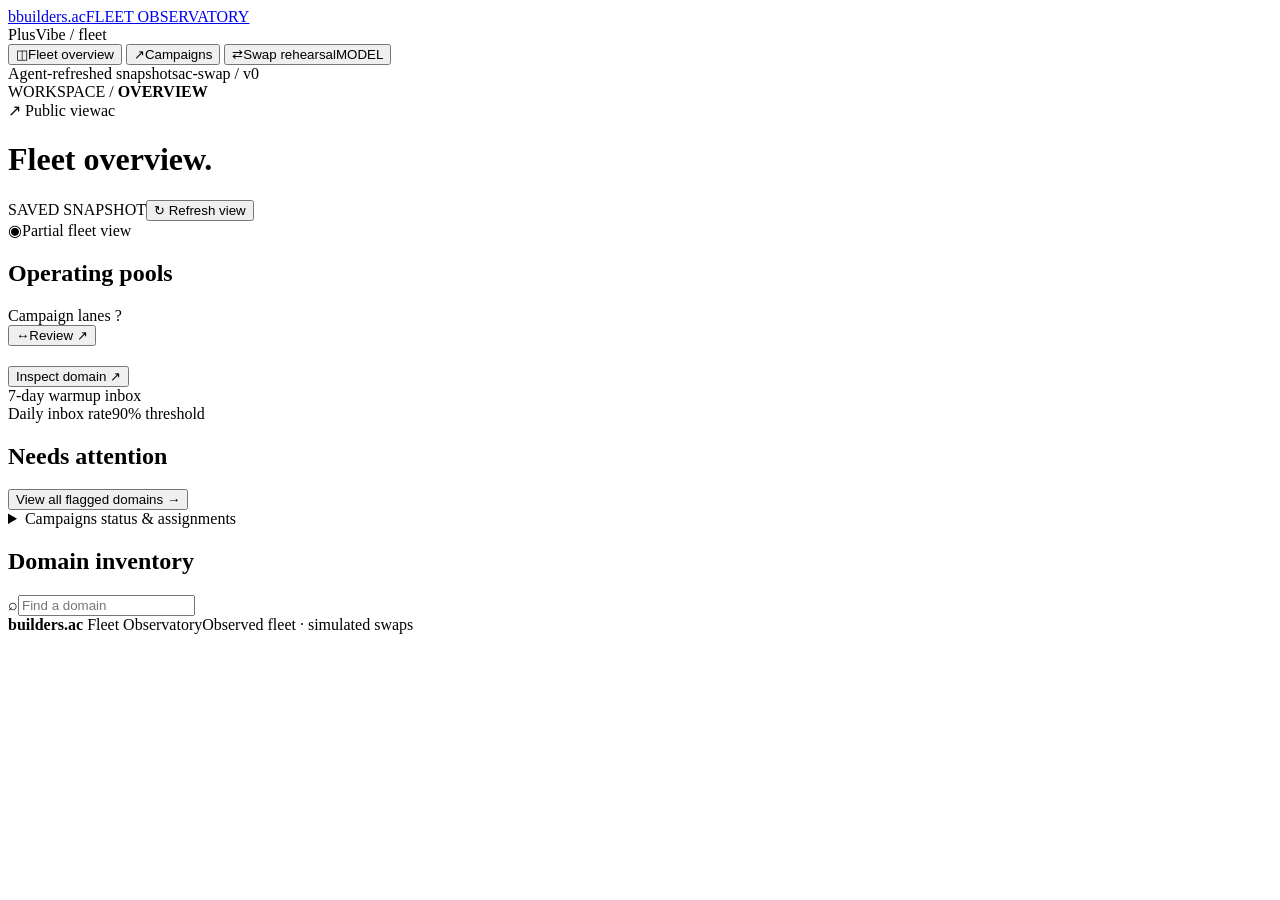
<file: assets/fleet-dashboard/index.html>
<!doctype html>
<html lang="en">
<head>
<meta charset="utf-8">
<meta name="viewport" content="width=device-width,initial-scale=1">
<meta name="description" content="A clear view of sending pools, campaign assignments and domain health, refreshed by the builders.ac agent.">
<title>Fleet Observatory — builders.ac</title>
<meta http-equiv="Content-Security-Policy" content="default-src 'none'; script-src 'unsafe-inline'; style-src 'unsafe-inline'; img-src data:; base-uri 'none'; form-action 'none'">
<style>/*DASHBOARD_CSS*/</style>
</head>
<body>
<aside class="sidebar">
  <a class="brand" href="#overview"><span class="brand-mark">b</span><span>builders.ac<span class="brand-sub">FLEET OBSERVATORY</span></span></a>
  <div class="workspace">PlusVibe / fleet</div>

  <nav aria-label="Workspace navigation">
    <button class="nav-item active" data-view="overview"><span class="nav-icon">◫</span>Fleet overview</button>
    <button class="nav-item" data-view="campaigns"><span class="nav-icon">↗</span>Campaigns<span id="nav-campaign-count" class="nav-count"></span></button>
    <button class="nav-item" data-view="simulation"><span class="nav-icon">⇄</span>Swap rehearsal<span class="nav-note">MODEL</span></button>
  </nav>
  <div class="sidebar-bottom"><div class="sidebar-line"></div><span class="tiny-dot"></span>Agent-refreshed snapshots<span class="sidebar-version">ac-swap / v0</span></div>
</aside>
<div class="app-shell">
  <header class="topbar"><div class="breadcrumb">WORKSPACE <span>/</span> <strong id="breadcrumb-view">OVERVIEW</strong></div><div class="topbar-right"><span class="public-label">↗ Public view</span><span class="avatar">ac</span></div></header>
  <main>
    <div class="page-heading"><div><h1 id="page-title">Fleet overview<span class="title-period">.</span></h1><p id="page-description" hidden></p></div><div class="sync-control"><span class="sync-label">SAVED SNAPSHOT</span><strong id="snapshot-time"></strong><button id="reload" class="button button-small">↻ Refresh view</button></div></div>
    <div class="scope-strip"><span class="scope-icon">◉</span><span id="scope-text"></span><span class="scope-tag">Partial fleet view</span></div>
    <section id="view-overview">
      <div class="section-heading"><h2>Operating pools</h2><span><span id="lane-mapping-label">Campaign lanes</span> <span class="help-mark" title="Counts can overlap. No assumed standby capacity is added to the inventory.">?</span></span></div>
      <div id="pool-cards" class="pool-grid"></div>
      <button id="overlap-notice" class="overlap-notice"><span class="notice-icon">↔</span><span id="overlap-text"></span><span class="notice-action">Review ↗</span></button>
      <div class="insight-grid">
        <section class="surface trend-surface"><div class="section-heading"><div><h2 id="spotlight-name"></h2></div><button class="text-button" id="spotlight-detail">Inspect domain ↗</button></div><div class="trend-head"><div><span class="metric-label">7-day warmup inbox</span><strong id="spotlight-rate" class="spotlight-number"></strong></div><div id="spotlight-status"></div></div><div id="spotlight-chart"></div><div class="chart-foot"><span><i class="legend-line"></i>Daily inbox rate</span><span><i class="legend-line dashed"></i>90% threshold</span></div><div class="spotlight-footer" id="spotlight-footer"></div></section>
        <section class="surface attention-surface"><div class="section-heading"><div><h2>Needs attention <span id="attention-count" class="inline-count"></span></h2></div></div><div id="attention-list"></div><button id="all-attention" class="attention-footer">View all flagged domains <span>→</span></button></section>
      </div>
      <details class="surface campaigns-preview"><summary>Campaigns <span class="muted">status & assignments</span></summary><div class="section-heading"><div><h2>Campaigns <span class="muted" id="campaign-summary"></span></h2></div><button class="text-button" data-go="campaigns">View campaigns ↗</button></div><div id="campaign-preview-table"></div></details>
      <section class="inventory-section"><div class="section-heading"><div><h2>Domain inventory <span id="inventory-count" class="inline-count"></span></h2></div><label class="search-field"><span aria-hidden="true">⌕</span><input id="search" type="search" placeholder="Find a domain" aria-label="Find a domain"></label></div><div class="inventory-toolbar"><div id="inventory-filters" class="filter-group" role="group" aria-label="Filter domain inventory"></div><button id="clear-filter" class="text-button" hidden>Clear pool filter ×</button></div><div id="domain-table" class="surface" aria-live="polite"></div></section>
    </section>
    <section id="view-campaigns" hidden><div id="campaign-status-cards" class="campaign-status-grid"></div><section class="surface"><div class="section-heading"><h2>Campaign assignments</h2><span class="muted">Status as captured in the saved snapshot</span></div><div id="campaign-full-table"></div></section><details class="evidence"><summary>How to read these numbers</summary><p>Assignments are captured membership. Sends and bounces are lifetime totals; — means unknown.</p></details></section>
    <section id="view-simulation" hidden>
      <div class="simulation-intro"><div><span class="badge badge-model">LOCAL SIMULATION</span><h2>Replace a failing domain</h2><p id="simulation-intro"></p></div><div class="simulation-switch" role="group" aria-label="Choose simulation path"><button data-sim-path="success" class="selected">All verified</button><button data-sim-path="failure">Partial failure</button></div></div>
      <section id="simulator" class="surface simulator"><div class="simulation-step-header"><div><div id="step-counter" class="eyebrow"></div><h3 id="step-title"></h3></div><div class="step-buttons"><button id="sim-reset" class="button button-small">Reset</button><button id="sim-next" class="button button-primary">Next step →</button></div></div><div id="sim-progress" class="sim-progress"></div><div id="sim-pools" class="sim-pools" aria-live="polite"></div><p id="sim-explanation" class="sim-explanation"></p><details class="evidence"><summary>Model assumptions</summary><div id="sim-assumptions" class="simulation-assumptions"></div></details></section>
      <details class="surface simulation-trace"><summary>Full transition log</summary><div class="section-heading"><h2>State transition log</h2><span class="muted">Calculated locally. No provider calls.</span></div><div id="simulation-table"></div></details>
    </section>
    <footer class="page-footer"><span><strong>builders.ac</strong> <span>Fleet Observatory</span></span><span>Observed fleet · simulated swaps</span></footer>
  </main>
</div>
<dialog id="detail-dialog" aria-labelledby="detail-title"><div class="detail-top"><div><div class="eyebrow">DOMAIN INSPECTOR</div><h2 id="detail-title"></h2></div><button id="detail-close" class="close-button" aria-label="Close domain inspector">×</button></div><div id="detail-body"></div></dialog>
<script>/*FLEET_DATA*/</script>
<script>/*DASHBOARD_JS*/</script>
</body>
</html>
</file>
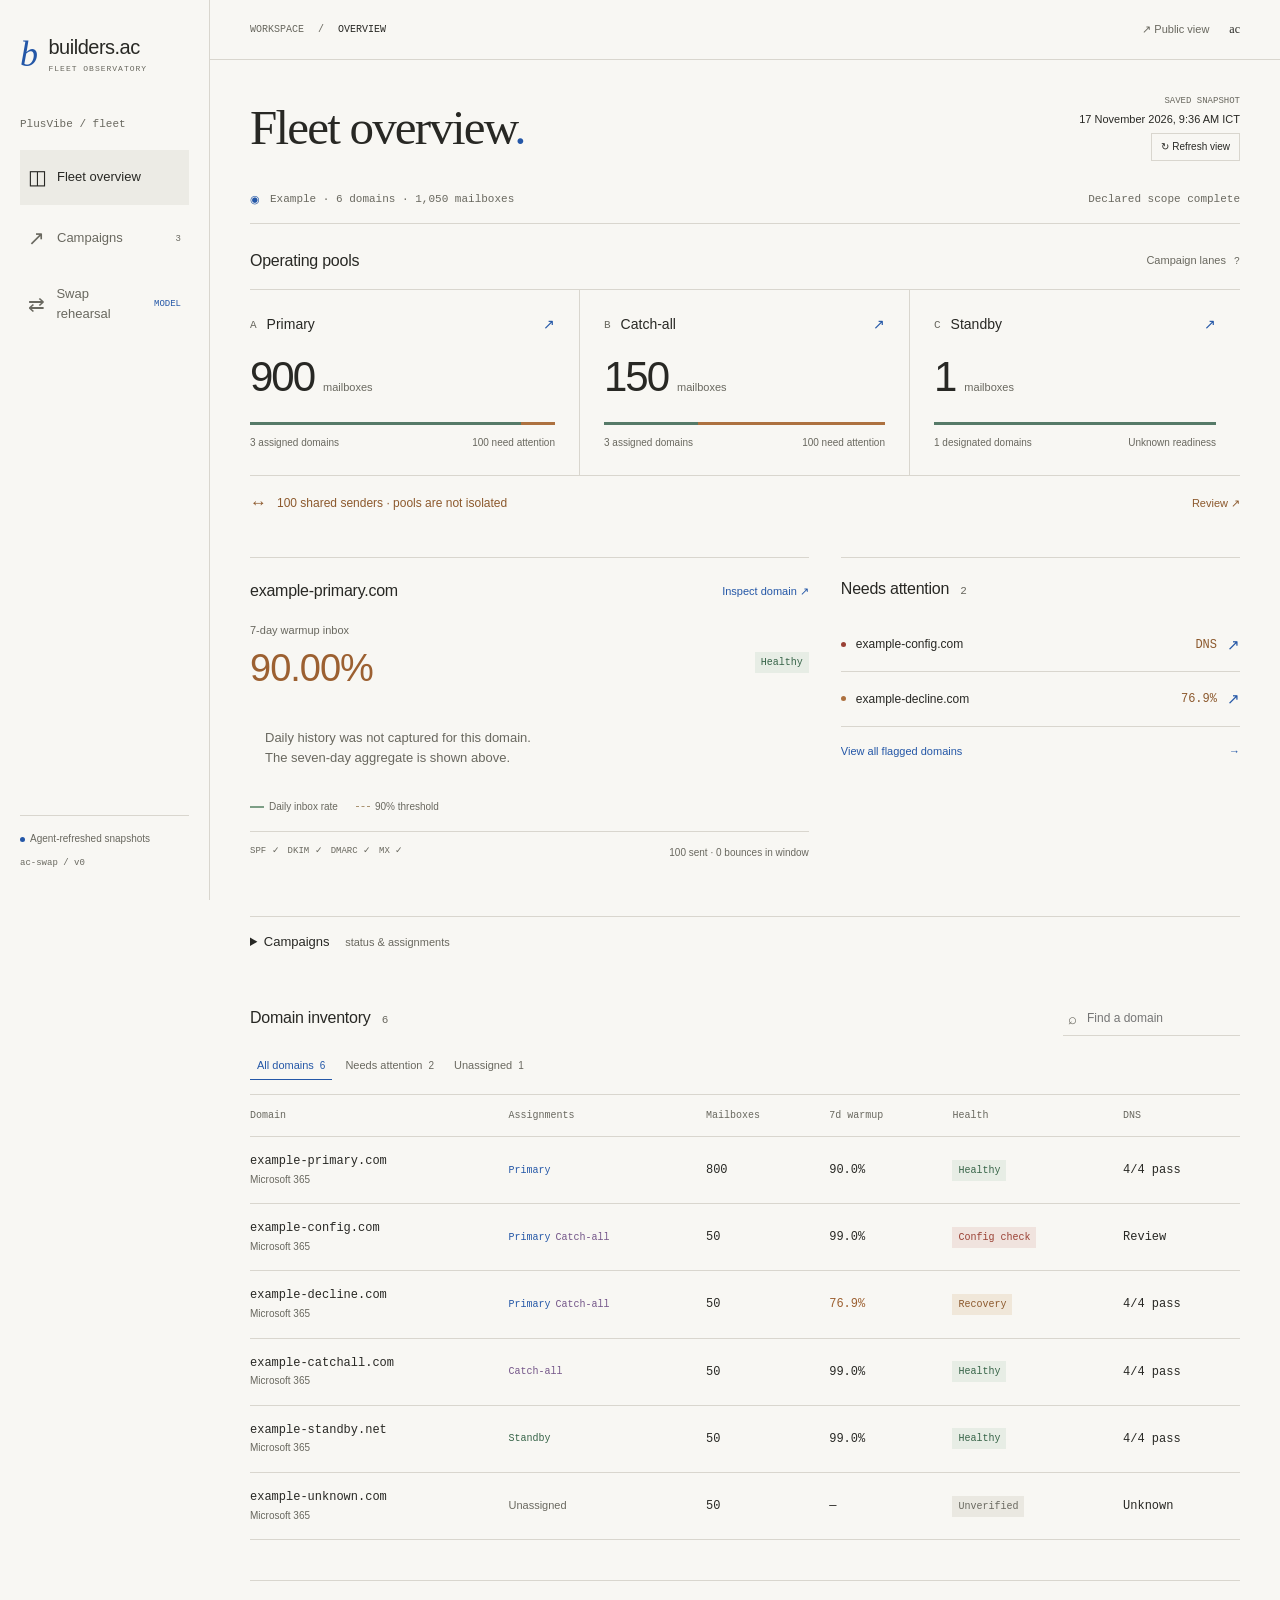
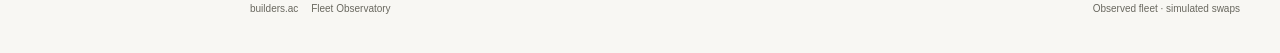
<file: examples/swap/dashboard.html>
<!doctype html>
<html lang="en">
<head>
<meta charset="utf-8">
<meta name="viewport" content="width=device-width,initial-scale=1">
<meta name="description" content="A clear view of sending pools, campaign assignments and domain health, refreshed by the builders.ac agent.">
<title>Fleet Observatory — builders.ac</title>
<meta http-equiv="Content-Security-Policy" content="default-src 'none'; script-src 'unsafe-inline'; style-src 'unsafe-inline'; img-src data:; base-uri 'none'; form-action 'none'">
<style>:root{--paper:#f8f7f3;--surface:#f8f7f3;--ink:#282824;--muted:#69685f;--rule:#d9d6ce;--teal:#2457a7}*{box-sizing:border-box}body{margin:0;background:var(--paper);color:var(--ink);font:15px/1.55 -apple-system,BlinkMacSystemFont,"Segoe UI",sans-serif}button,input{font:inherit}button{cursor:pointer;color:inherit}a{color:inherit;text-decoration:none}button:focus-visible,a:focus-visible,input:focus-visible,summary:focus-visible{outline:2px solid var(--teal);outline-offset:4px}button:disabled{opacity:.4;cursor:default}[hidden]{display:none!important}.sidebar{width:210px;position:fixed;inset:0 auto 0 0;border-right:1px solid var(--rule);padding:32px 20px;display:flex;flex-direction:column;background:var(--paper);z-index:3}.brand{display:flex;align-items:center;gap:11px;font-size:20px;letter-spacing:-.5px}.brand-mark{font:italic 36px Georgia;color:var(--teal)}.brand-sub{display:block;font:8px/1.5 ui-monospace,monospace;letter-spacing:1px;color:var(--muted)}.workspace{font:11px ui-monospace,monospace;color:var(--muted);margin:43px 0 20px}.nav-item{border:0;background:none;display:flex;align-items:center;gap:10px;width:100%;padding:12px 8px;text-align:left;font-size:13px;color:var(--muted);margin-bottom:6px}.nav-item:hover,.nav-item.active{background:#ecebe5;color:var(--ink)}.nav-icon{font-size:20px;width:19px}.nav-count,.nav-note{margin-left:auto;font:9px ui-monospace,monospace}.nav-note{color:var(--teal)}.sidebar-bottom{margin-top:auto;color:var(--muted);font-size:10px}.sidebar-line{height:1px;background:var(--rule);margin-bottom:15px}.sidebar-version{display:block;font:9px ui-monospace,monospace;margin-top:12px}.tiny-dot{display:inline-block;width:5px;height:5px;background:var(--teal);border-radius:50%;margin-right:5px}.app-shell{margin-left:210px}.topbar{display:flex;height:60px;padding:0 40px;align-items:center;justify-content:space-between;border-bottom:1px solid var(--rule)}.breadcrumb{display:flex;gap:14px;font:10px ui-monospace,monospace;color:var(--muted)}.breadcrumb strong{font-weight:400;color:var(--ink)}.topbar-right{display:flex;align-items:center;gap:20px}.public-label{font-size:11px;color:var(--muted)}.avatar{font:12px Georgia}main{max-width:1400px;margin:auto;padding:36px 40px}.page-heading{display:flex;justify-content:space-between;align-items:center;gap:20px;margin-bottom:22px}h1{font:normal 49px/1.1 Georgia,serif;letter-spacing:-1.8px;margin:0}.title-period{color:var(--teal)}.sync-control{text-align:right;font-size:11px}.sync-label{display:block;font:9px ui-monospace,monospace;color:var(--muted)}.sync-control strong{display:block;font-weight:400;margin:5px 0}.button{border:1px solid var(--rule);background:transparent;padding:8px 13px;font-size:12px}.button-small{font-size:10px;padding:5px 9px}.button-primary{background:var(--teal);border-color:var(--teal);color:white}.button:hover{filter:brightness(.95)}.scope-strip{display:flex;align-items:center;gap:10px;font:11px ui-monospace,monospace;color:var(--muted);border-bottom:1px solid var(--rule);padding:10px 0 17px;margin-bottom:25px}.scope-tag{margin-left:auto}.scope-icon{color:var(--teal)}.section-heading{display:flex;justify-content:space-between;align-items:center;gap:12px;margin-bottom:16px}.section-heading h2{font-size:16px;font-weight:500;margin:0;letter-spacing:-.25px}.section-heading>span,.muted{font-size:11px;color:var(--muted);font-weight:400}.help-mark{font:10px ui-monospace,monospace;margin-left:5px}.pool-grid{display:grid;grid-template-columns:repeat(3,minmax(0,1fr));gap:0;border-block:1px solid var(--rule)}.pool-card{border:0;border-right:1px solid var(--rule);background:transparent;padding:24px;text-align:left}.pool-card:first-child{padding-left:0}.pool-card:last-child{border-right:0}.pool-card:hover,.pool-card.selected{background:#eeede7}.pool-top{display:flex;align-items:center;gap:10px;font-size:14px}.pool-letter{font:11px ui-monospace,monospace;color:var(--muted)}.pool-arrow{margin-left:auto;color:var(--teal)}.pool-value{display:flex;align-items:baseline;gap:9px;margin:16px 0 10px}.pool-value strong{font-size:42px;line-height:1.2;letter-spacing:-2px;font-weight:400;font-variant-numeric:tabular-nums}.pool-value .unknown-stock{font:italic 30px Georgia;letter-spacing:-1px}.pool-value small{font-size:11px;color:var(--muted)}.pool-bar{height:3px;display:flex;background:var(--rule);margin:20px 0 10px}.pool-bar span{background:#567a68}.pool-bar .bad{background:#ad713f}.pool-bar .unknown{background:#a8a59b}.pool-foot{display:flex;justify-content:space-between;gap:8px;font-size:10px;color:var(--muted)}.overlap-notice{display:flex;align-items:center;gap:10px;width:100%;background:none;border:0;padding:14px 0 25px;text-align:left;color:#8c592d;font-size:12px}.notice-icon{font-size:17px}.notice-action{margin-left:auto;font-size:11px}.insight-grid{display:grid;grid-template-columns:1.4fr 1fr;gap:32px;margin:16px 0 36px}.surface{border:0;border-top:1px solid var(--rule);background:transparent;overflow:hidden;border-radius:0}.trend-surface,.attention-surface{padding:19px 0}.text-button{border:0;background:none;color:var(--teal);font-size:11px;padding:6px 0;white-space:nowrap}.text-button:hover{text-decoration:underline}.trend-head{display:flex;justify-content:space-between;align-items:center;margin-top:15px}.metric-label{display:block;font-size:11px;color:var(--muted)}.spotlight-number{display:block;font-size:38px;font-weight:400;letter-spacing:-1px;color:#9c6031}.badge{display:inline-block;font:10px/1.5 ui-monospace,monospace;padding:3px 6px;white-space:nowrap}.badge-healthy,.badge-active{color:#376448;background:#e7ede5}.badge-recovery{color:#8c592d;background:#f0e7d9}.badge-config{color:#9a4034;background:#f0e3de}.badge-unverified,.badge-completed,.badge-paused{color:var(--muted);background:#eae8e1}.badge-draft,.badge-model{color:#615480;background:#eae5ef}.trend-svg{display:block;width:100%;height:auto;margin-top:10px}.trend-svg text{font:10px ui-monospace,monospace;fill:var(--muted)}.chart-foot{display:flex;gap:18px;font-size:10px;color:var(--muted)}.legend-line{display:inline-block;width:14px;border-top:2px solid #7d9e85;margin-right:5px;vertical-align:middle}.legend-line.dashed{border-top:1px dashed #aa9371}.spotlight-footer{display:flex;justify-content:space-between;gap:10px;border-top:1px solid var(--rule);padding-top:13px;margin-top:17px;font-size:10px;color:var(--muted)}.dns-mini{display:flex;gap:8px;font:9px ui-monospace,monospace}.inline-count{font:11px ui-monospace,monospace;color:var(--muted);margin-left:7px}.attention-row{display:flex;gap:10px;align-items:center;width:100%;background:none;border:0;border-bottom:1px solid var(--rule);text-align:left;padding:15px 0}.attention-dot{height:5px;width:5px;border-radius:50%;background:#ad713f;flex-shrink:0}.attention-dot.config{background:#9a4034}.attention-row strong{display:block;font-size:12px;font-weight:400}.attention-row small{display:none}.attention-metric{margin-left:auto;font:12px ui-monospace,monospace;color:#8c592d}.row-arrow{color:var(--teal)}.attention-footer{display:flex;justify-content:space-between;width:100%;border:0;background:none;padding:16px 0;color:var(--teal);font-size:11px}.campaigns-preview{margin-bottom:35px}.campaigns-preview>.section-heading{display:none}summary{cursor:pointer;padding:15px 0;font-size:13px;color:var(--ink)}summary .muted{margin-left:12px}.inventory-section{margin-top:20px}.inventory-toolbar{display:flex;justify-content:space-between;gap:10px;margin-bottom:14px}.filter-group{display:flex;gap:6px;flex-wrap:wrap}.filter-group button{border:0;border-bottom:1px solid transparent;background:none;color:var(--muted);padding:5px 7px;font-size:11px}.filter-group button.active{color:var(--teal);border-color:var(--teal)}.filter-group small{margin-left:6px;font-size:10px}.search-field{display:flex;gap:8px;border-bottom:1px solid var(--rule);align-items:center;padding:5px;color:var(--muted)}.search-field input{border:0;background:none;width:150px;font-size:12px;color:var(--ink);outline:none}.table-wrap{overflow-x:auto}table{width:100%;border-collapse:collapse;text-align:left;font-size:12px}th,td{padding:15px 12px;border-bottom:1px solid var(--rule);vertical-align:middle}th{font:10px ui-monospace,monospace;color:var(--muted);white-space:nowrap}th:first-child,td:first-child{padding-left:0}tbody tr:hover{background:#eeede7}.num{font:12px ui-monospace,monospace;font-variant-numeric:tabular-nums}.domain-link,.campaign-name{border:0;background:none;text-align:left;padding:0;font-size:12px;color:var(--ink)}.domain-link{font-family:ui-monospace,monospace;white-space:nowrap}.domain-link:hover,.campaign-name:hover{color:var(--teal)}.domain-link small,.campaign-name small{display:block;font:10px/1.7 -apple-system,sans-serif;color:var(--muted)}.campaign-name{max-width:340px}.lanes{display:flex;gap:5px;flex-wrap:wrap}.lane{font:10px ui-monospace,monospace;color:var(--teal);white-space:nowrap}.lane.catchall{color:#745689}.lane.standby{color:#376448}.rate-low{color:#9c6031}.empty{padding:30px 15px;font-size:13px;color:var(--muted)}.campaign-status-grid{display:grid;grid-template-columns:repeat(3,1fr);gap:25px;margin:25px 0 35px}.status-summary{border-top:1px solid var(--rule);padding:15px 0}.status-summary strong{display:block;font:42px Georgia;margin:6px 0}.status-summary span{font-size:12px;color:var(--muted)}.status-summary span:last-child{display:none}.page-note,.evidence p,.detail-section li{color:var(--muted);font-size:12px;line-height:1.8}.evidence{border-top:1px solid var(--rule);margin-top:20px}.page-footer{display:flex;justify-content:space-between;gap:15px;border-top:1px solid var(--rule);margin-top:40px;padding-top:20px;font-size:10px;color:var(--muted)}.page-footer strong{font-weight:500;margin-right:10px}.simulation-intro{display:flex;justify-content:space-between;gap:20px;align-items:center;margin:30px 0}.simulation-intro h2{font:28px Georgia;margin:14px 0 10px}.simulation-intro p{font-size:12px;color:var(--muted)}.simulation-switch{display:flex;flex-shrink:0;border-bottom:1px solid var(--rule)}.simulation-switch button{border:0;border-bottom:2px solid transparent;background:none;font-size:12px;padding:10px;color:var(--muted)}.simulation-switch .selected{border-color:var(--teal);color:var(--teal)}.simulator{padding:23px 0}.simulation-step-header{display:flex;justify-content:space-between;gap:20px;align-items:center}.simulation-step-header h3{font-size:21px;font-weight:400;margin:8px 0}.eyebrow{font:10px ui-monospace,monospace;color:var(--muted)}.step-buttons{display:flex;gap:10px}.sim-progress{display:flex;gap:6px;margin:25px 0 35px}.sim-progress span{height:3px;background:var(--rule);flex:1}.sim-progress .done{background:var(--teal)}.sim-pools{display:grid;grid-template-columns:repeat(4,1fr);gap:20px}.sim-pool{border-top:1px solid var(--rule);padding:16px 0}.sim-pool label{font-size:12px;color:var(--muted)}.sim-pool strong{display:block;font:42px/1.3 Georgia;margin:8px 0;color:var(--teal)}.sim-pool small{font-size:10px;color:var(--muted)}.sim-explanation{font-size:16px;max-width:70ch;margin:26px 0}.simulation-assumptions{font-size:12px;color:var(--muted);line-height:1.8;max-width:80ch}.simulation-trace>.section-heading{display:none}.trace-current{background:#e7ebf0}.detail-top{display:flex;justify-content:space-between;gap:20px;border-bottom:1px solid var(--rule);padding-bottom:18px}.detail-top h2{font:20px ui-monospace,monospace;overflow-wrap:anywhere}.close-button{border:0;background:none;font-size:28px}.detail-stats{display:grid;grid-template-columns:repeat(3,1fr);gap:20px;margin:20px 0}.detail-stat label{font-size:11px;color:var(--muted)}.detail-stat strong{display:block;font-size:26px;font-weight:400}.detail-section{margin:24px 0}.detail-section h3{font-size:14px;font-weight:500}.detail-dns{display:grid;grid-template-columns:repeat(4,1fr);gap:10px}.dns-check{font:11px ui-monospace,monospace;color:#376448}.dns-check.bad{color:#9a4034}.dns-check span{display:block;font-size:10px;margin-top:7px}.detail-list{padding:0;list-style:none}.detail-list li{display:flex;align-items:center;justify-content:space-between;gap:12px;padding:10px 0;border-bottom:1px solid var(--rule)}dialog{width:calc(100% - 32px);max-width:690px;max-height:90vh;overflow-y:auto;background:var(--paper);border:1px solid var(--rule);padding:28px;color:var(--ink)}dialog::backdrop{background:#28282466}
@media(max-width:1100px){.sidebar{width:180px;padding-inline:16px}.app-shell{margin-left:180px}main,.topbar{padding-inline:25px}.insight-grid{gap:23px}.pool-card{padding:20px 14px}.pool-foot{display:block}.pool-foot span{display:block}.pool-value{display:block}.pool-value small{display:block}.pool-value .unknown-stock{font-size:28px}.pool-value strong{font-size:38px}.sim-pools{grid-template-columns:repeat(2,1fr)}}
@media(max-width:850px){.sidebar{width:64px;padding:25px 10px}.brand>span:last-child,.workspace,.sidebar-bottom,.nav-count,.nav-note{display:none}.sidebar nav{margin-top:35px}.nav-item{font-size:0;padding:12px 8px}.nav-icon{font-size:21px}.app-shell{margin-left:64px}.insight-grid{grid-template-columns:1fr}.attention-surface{display:none}h1{font-size:42px}.simulation-intro{display:block}.simulation-switch{width:max-content;margin-top:20px}}
@media(max-width:600px){.sidebar{position:static;width:100%;height:59px;padding:0 16px;flex-direction:row;align-items:center;justify-content:space-between;border-right:0;border-bottom:1px solid var(--rule)}.brand>span:last-child{display:block;font-size:17px}.brand-sub{display:none}.sidebar nav{display:flex;margin:0}.nav-item{margin:0;padding:10px;min-width:42px}.app-shell{margin-left:0}.topbar{height:42px;padding-inline:18px}.breadcrumb{font-size:9px;gap:10px}.public-label{font-size:10px}.avatar{display:none}main{padding:25px 18px}.page-heading{align-items:start;gap:8px}h1{font-size:34px;letter-spacing:-1px}.sync-control{font-size:9px;max-width:105px}.sync-label{font-size:8px}.sync-control .button{font-size:9px}.scope-strip{font-size:9px;gap:6px}.scope-tag{font-size:8px}.scope-icon{display:none}.section-heading h2{font-size:14px}.section-heading>span{font-size:9px}.pool-card{padding:16px 10px}.pool-top{font-size:11px;gap:6px}.pool-letter{font-size:9px}.pool-arrow{display:none}.pool-value strong{font-size:32px}.pool-value .unknown-stock{font-size:21px}.pool-value small{font-size:9px;line-height:1.5}.pool-foot{font-size:9px;line-height:1.8}.overlap-notice{font-size:11px;gap:7px}.notice-action{display:none}.spotlight-number{font-size:36px}.spotlight-footer{flex-wrap:wrap}.chart-foot{font-size:9px;gap:12px}.text-button{font-size:10px}.search-field input{width:110px;font-size:11px}.inventory-toolbar{flex-wrap:wrap}.filter-group{gap:3px}.filter-group button{padding-inline:4px;font-size:10px}.table-wrap table{min-width:650px}.campaigns-preview summary .muted{font-size:10px}.page-footer{font-size:9px;align-items:start}.page-footer>span:last-child{max-width:120px;text-align:right}.simulation-step-header{align-items:start}.simulation-step-header h3{font-size:18px}.step-buttons{flex-direction:column;flex-shrink:0}.step-buttons .button{font-size:11px;padding:7px 9px}.sim-pools{gap:14px}.sim-pool strong{font-size:38px}.sim-explanation{font-size:15px}.simulation-intro h2{font-size:26px}.simulation-intro p{font-size:11px}.detail-stats{gap:10px}.detail-stat strong{font-size:23px}.detail-list li{align-items:start}dialog{padding:20px}.detail-top h2{font-size:17px}}
@media(prefers-reduced-motion:reduce){*{scroll-behavior:auto!important;transition:none!important}}
</style>
</head>
<body>
<aside class="sidebar">
  <a class="brand" href="#overview"><span class="brand-mark">b</span><span>builders.ac<span class="brand-sub">FLEET OBSERVATORY</span></span></a>
  <div class="workspace">PlusVibe / fleet</div>

  <nav aria-label="Workspace navigation">
    <button class="nav-item active" data-view="overview"><span class="nav-icon">◫</span>Fleet overview</button>
    <button class="nav-item" data-view="campaigns"><span class="nav-icon">↗</span>Campaigns<span id="nav-campaign-count" class="nav-count"></span></button>
    <button class="nav-item" data-view="simulation"><span class="nav-icon">⇄</span>Swap rehearsal<span class="nav-note">MODEL</span></button>
  </nav>
  <div class="sidebar-bottom"><div class="sidebar-line"></div><span class="tiny-dot"></span>Agent-refreshed snapshots<span class="sidebar-version">ac-swap / v0</span></div>
</aside>
<div class="app-shell">
  <header class="topbar"><div class="breadcrumb">WORKSPACE <span>/</span> <strong id="breadcrumb-view">OVERVIEW</strong></div><div class="topbar-right"><span class="public-label">↗ Public view</span><span class="avatar">ac</span></div></header>
  <main>
    <div class="page-heading"><div><h1 id="page-title">Fleet overview<span class="title-period">.</span></h1><p id="page-description" hidden></p></div><div class="sync-control"><span class="sync-label">SAVED SNAPSHOT</span><strong id="snapshot-time"></strong><button id="reload" class="button button-small">↻ Refresh view</button></div></div>
    <div class="scope-strip"><span class="scope-icon">◉</span><span id="scope-text"></span><span class="scope-tag">Partial fleet view</span></div>
    <section id="view-overview">
      <div class="section-heading"><h2>Operating pools</h2><span><span id="lane-mapping-label">Campaign lanes</span> <span class="help-mark" title="Counts can overlap. No assumed standby capacity is added to the inventory.">?</span></span></div>
      <div id="pool-cards" class="pool-grid"></div>
      <button id="overlap-notice" class="overlap-notice"><span class="notice-icon">↔</span><span id="overlap-text"></span><span class="notice-action">Review ↗</span></button>
      <div class="insight-grid">
        <section class="surface trend-surface"><div class="section-heading"><div><h2 id="spotlight-name"></h2></div><button class="text-button" id="spotlight-detail">Inspect domain ↗</button></div><div class="trend-head"><div><span class="metric-label">7-day warmup inbox</span><strong id="spotlight-rate" class="spotlight-number"></strong></div><div id="spotlight-status"></div></div><div id="spotlight-chart"></div><div class="chart-foot"><span><i class="legend-line"></i>Daily inbox rate</span><span><i class="legend-line dashed"></i>90% threshold</span></div><div class="spotlight-footer" id="spotlight-footer"></div></section>
        <section class="surface attention-surface"><div class="section-heading"><div><h2>Needs attention <span id="attention-count" class="inline-count"></span></h2></div></div><div id="attention-list"></div><button id="all-attention" class="attention-footer">View all flagged domains <span>→</span></button></section>
      </div>
      <details class="surface campaigns-preview"><summary>Campaigns <span class="muted">status & assignments</span></summary><div class="section-heading"><div><h2>Campaigns <span class="muted" id="campaign-summary"></span></h2></div><button class="text-button" data-go="campaigns">View campaigns ↗</button></div><div id="campaign-preview-table"></div></details>
      <section class="inventory-section"><div class="section-heading"><div><h2>Domain inventory <span id="inventory-count" class="inline-count"></span></h2></div><label class="search-field"><span aria-hidden="true">⌕</span><input id="search" type="search" placeholder="Find a domain" aria-label="Find a domain"></label></div><div class="inventory-toolbar"><div id="inventory-filters" class="filter-group" role="group" aria-label="Filter domain inventory"></div><button id="clear-filter" class="text-button" hidden>Clear pool filter ×</button></div><div id="domain-table" class="surface" aria-live="polite"></div></section>
    </section>
    <section id="view-campaigns" hidden><div id="campaign-status-cards" class="campaign-status-grid"></div><section class="surface"><div class="section-heading"><h2>Campaign assignments</h2><span class="muted">Status as captured in the saved snapshot</span></div><div id="campaign-full-table"></div></section><details class="evidence"><summary>How to read these numbers</summary><p>Assignments are captured membership. Sends and bounces are lifetime totals; — means unknown.</p></details></section>
    <section id="view-simulation" hidden>
      <div class="simulation-intro"><div><span class="badge badge-model">LOCAL SIMULATION</span><h2>Replace a failing domain</h2><p id="simulation-intro"></p></div><div class="simulation-switch" role="group" aria-label="Choose simulation path"><button data-sim-path="success" class="selected">All verified</button><button data-sim-path="failure">Partial failure</button></div></div>
      <section id="simulator" class="surface simulator"><div class="simulation-step-header"><div><div id="step-counter" class="eyebrow"></div><h3 id="step-title"></h3></div><div class="step-buttons"><button id="sim-reset" class="button button-small">Reset</button><button id="sim-next" class="button button-primary">Next step →</button></div></div><div id="sim-progress" class="sim-progress"></div><div id="sim-pools" class="sim-pools" aria-live="polite"></div><p id="sim-explanation" class="sim-explanation"></p><details class="evidence"><summary>Model assumptions</summary><div id="sim-assumptions" class="simulation-assumptions"></div></details></section>
      <details class="surface simulation-trace"><summary>Full transition log</summary><div class="section-heading"><h2>State transition log</h2><span class="muted">Calculated locally. No provider calls.</span></div><div id="simulation-table"></div></details>
    </section>
    <footer class="page-footer"><span><strong>builders.ac</strong> <span>Fleet Observatory</span></span><span>Observed fleet · simulated swaps</span></footer>
  </main>
</div>
<dialog id="detail-dialog" aria-labelledby="detail-title"><div class="detail-top"><div><div class="eyebrow">DOMAIN INSPECTOR</div><h2 id="detail-title"></h2></div><button id="detail-close" class="close-button" aria-label="Close domain inspector">×</button></div><div id="detail-body"></div></dialog>
<script>window.FLEET_DATA={"version":1,"title":"Fleet Observatory","snapshotLabel":"17 November 2026, 9:36 AM ICT","synthetic":true,"complete":true,"windows":{"warmup":{"start":"2026-11-10","end":"2026-11-16"},"sending":{"start":"2026-11-14","end":"2026-11-16"}},"policy":{"warmupThreshold":0.9,"readyDays":15},"totals":{"domains":6,"mailboxes":1050,"attention":2,"overlap":100,"unassigned":1,"ready":1},"pools":{"primary":{"domains":3,"mailboxes":900,"attention":100,"ready":0},"catchall":{"domains":3,"mailboxes":150,"attention":100,"ready":0},"standby":{"domains":1,"mailboxes":50,"attention":0,"ready":1}},"domains":[{"name":"example-decline.com","esp":"microsoft","mailboxes":50,"health":"recovery","warmupRate":0.7685714285714286,"warmupResults":3500,"sent":138,"senderBounces":0,"recipientBounces":0,"capacity":100,"warmupAge":null,"ready":false,"readyMailboxes":0,"pool":null,"lanes":["primary","catchall"],"overlap":true,"campaigns":["campaign-1","campaign-2","campaign-3"],"dns":{"spf":true,"dkim":true,"dmarc":true,"mx":true,"fresh":true},"reasons":["Warmup below 90.0%"],"daily":[{"date":"2026-11-04","inbox":500,"spam":0,"promotion":0,"sent":500},{"date":"2026-11-05","inbox":495,"spam":5,"promotion":0,"sent":500},{"date":"2026-11-06","inbox":500,"spam":0,"promotion":0,"sent":500},{"date":"2026-11-07","inbox":490,"spam":10,"promotion":0,"sent":500},{"date":"2026-11-08","inbox":495,"spam":5,"promotion":0,"sent":500},{"date":"2026-11-09","inbox":495,"spam":5,"promotion":0,"sent":500},{"date":"2026-11-10","inbox":400,"spam":100,"promotion":0,"sent":500},{"date":"2026-11-11","inbox":390,"spam":110,"promotion":0,"sent":500},{"date":"2026-11-12","inbox":365,"spam":135,"promotion":0,"sent":500},{"date":"2026-11-13","inbox":385,"spam":115,"promotion":0,"sent":500},{"date":"2026-11-14","inbox":380,"spam":120,"promotion":0,"sent":500},{"date":"2026-11-15","inbox":390,"spam":110,"promotion":0,"sent":500},{"date":"2026-11-16","inbox":380,"spam":120,"promotion":0,"sent":500}]},{"name":"example-config.com","esp":"microsoft","mailboxes":50,"health":"configuration review","warmupRate":0.99,"warmupResults":3500,"sent":100,"senderBounces":0,"recipientBounces":0,"capacity":100,"warmupAge":20,"ready":false,"readyMailboxes":0,"pool":null,"lanes":["primary","catchall"],"overlap":true,"campaigns":["campaign-1","campaign-2"],"dns":{"spf":true,"dkim":true,"dmarc":false,"mx":true,"fresh":true},"reasons":["Provider DNS check failed: dmarc; investigate configuration"],"daily":[]},{"name":"example-primary.com","esp":"microsoft","mailboxes":800,"health":"healthy","warmupRate":0.9,"warmupResults":3500,"sent":100,"senderBounces":0,"recipientBounces":0,"capacity":1600,"warmupAge":20,"ready":false,"readyMailboxes":0,"pool":null,"lanes":["primary"],"overlap":false,"campaigns":["campaign-1","campaign-3"],"dns":{"spf":true,"dkim":true,"dmarc":true,"mx":true,"fresh":true},"reasons":[],"daily":[]},{"name":"example-catchall.com","esp":"microsoft","mailboxes":50,"health":"healthy","warmupRate":0.99,"warmupResults":3500,"sent":100,"senderBounces":0,"recipientBounces":0,"capacity":100,"warmupAge":20,"ready":false,"readyMailboxes":0,"pool":null,"lanes":["catchall"],"overlap":false,"campaigns":["campaign-2"],"dns":{"spf":true,"dkim":true,"dmarc":true,"mx":true,"fresh":true},"reasons":[],"daily":[]},{"name":"example-standby.net","esp":"microsoft","mailboxes":50,"health":"healthy","warmupRate":0.99,"warmupResults":3500,"sent":100,"senderBounces":0,"recipientBounces":0,"capacity":100,"warmupAge":20,"ready":false,"readyMailboxes":1,"pool":"standby","lanes":[],"overlap":false,"campaigns":[],"dns":{"spf":true,"dkim":true,"dmarc":true,"mx":true,"fresh":true},"reasons":[],"daily":[]},{"name":"example-unknown.com","esp":"microsoft","mailboxes":50,"health":"unverified","warmupRate":null,"warmupResults":0,"sent":null,"senderBounces":null,"recipientBounces":null,"capacity":null,"warmupAge":null,"ready":false,"readyMailboxes":0,"pool":null,"lanes":[],"overlap":false,"campaigns":[],"dns":{"spf":null,"dkim":null,"dmarc":null,"mx":null,"fresh":false},"reasons":[],"daily":[]}],"campaigns":[{"key":"campaign-1","name":"Example deliverable campaign","lane":"primary","status":"COMPLETED","laneSource":"unverified","mailboxes":900,"domains":["example-decline.com","example-config.com","example-primary.com"],"sent":null,"bounces":null},{"key":"campaign-2","name":"Example catch-all campaign","lane":"catchall","status":"COMPLETED","laneSource":"unverified","mailboxes":150,"domains":["example-decline.com","example-config.com","example-catchall.com"],"sent":null,"bounces":null},{"key":"campaign-3","name":"Example next primary campaign","lane":"primary","status":"DRAFT","laneSource":"unverified","mailboxes":850,"domains":["example-decline.com","example-primary.com"],"sent":null,"bounces":null}],"simulation":{"success":{"domain":"example-primary.com","target":"Example next primary campaign","status":"DRAFT","source":1,"initialStandby":2,"reserveTarget":2,"refill":1,"capacity":20,"success":true,"steps":[{"event":"Start","assigned":800,"source":1,"replacements":0,"verified":0,"ready":2,"reserved":0,"recovery":0,"warming":0,"requested":0},{"event":"Detect health breach","assigned":800,"source":1,"replacements":0,"verified":0,"ready":2,"reserved":0,"recovery":0,"warming":0,"requested":0},{"event":"Reserve and attach replacements","assigned":801,"source":1,"replacements":1,"verified":0,"ready":1,"reserved":1,"recovery":0,"warming":0,"requested":0},{"event":"Verify all replacement attachments","assigned":801,"source":1,"replacements":1,"verified":1,"ready":1,"reserved":1,"recovery":0,"warming":0,"requested":0},{"event":"Remove source; verify final membership","assigned":800,"source":0,"replacements":1,"verified":1,"ready":1,"reserved":0,"recovery":1,"warming":0,"requested":0},{"event":"Emit refill requirement","assigned":800,"source":0,"replacements":1,"verified":1,"ready":1,"reserved":0,"recovery":1,"warming":0,"requested":1},{"event":"Assume external provisioning completes","assigned":800,"source":0,"replacements":1,"verified":1,"ready":1,"reserved":0,"recovery":1,"warming":1,"requested":0},{"event":"Assume warming age and health gates pass","assigned":800,"source":0,"replacements":1,"verified":1,"ready":2,"reserved":0,"recovery":1,"warming":0,"requested":0}]},"failure":{"domain":"example-primary.com","target":"Example next primary campaign","status":"DRAFT","source":1,"initialStandby":2,"reserveTarget":2,"refill":1,"capacity":20,"success":false,"steps":[{"event":"Start","assigned":800,"source":1,"replacements":0,"verified":0,"ready":2,"reserved":0,"recovery":0,"warming":0,"requested":0},{"event":"Detect health breach","assigned":800,"source":1,"replacements":0,"verified":0,"ready":2,"reserved":0,"recovery":0,"warming":0,"requested":0},{"event":"Reserve and attach replacements","assigned":801,"source":1,"replacements":1,"verified":0,"ready":1,"reserved":1,"recovery":0,"warming":0,"requested":0},{"event":"Verification failed — source stays attached","assigned":801,"source":1,"replacements":1,"verified":0,"ready":1,"reserved":1,"recovery":0,"warming":0,"requested":0}]}}};</script>
<script>'use strict';
(function () {
  const data = window.FLEET_DATA;
  const $ = (id) => document.getElementById(id);
  const escape = (value) => String(value ?? '').replace(/[&<>"']/g, (c) => ({'&':'&amp;','<':'&lt;','>':'&gt;','"':'&quot;',"'":'&#39;'})[c]);
  const number = (v) => v === null || v === undefined ? '—' : Number(v).toLocaleString('en-US');
  const percent = (v, precision) => v === null || v === undefined ? '—' : (v * 100).toFixed(precision ?? 1) + '%';
  const count = (rows) => rows.reduce((sum, d) => sum + d.mailboxes, 0);
  const state = {view:'overview', filter:'all', pool:null, campaign:null, query:'', path:'success', step:0};
  const healthLabel = {'healthy':'Healthy','recovery':'Recovery','configuration review':'Config check','unverified':'Unverified'};
  const healthClass = {'healthy':'healthy','recovery':'recovery','configuration review':'config','unverified':'unverified'};
  const badge = (label, kind) => '<span class="badge badge-' + kind + '">' + escape(label) + '</span>';
  const healthBadge = (d) => badge(healthLabel[d.health] || d.health, healthClass[d.health] || 'unverified');
  const lane = (role) => '<span class="lane ' + role + '">' + (role === 'catchall' ? 'Catch-all' : role === 'primary' ? 'Primary' : 'Standby') + '</span>';
  const lanes = (d) => '<div class="lanes">' + (d.pool === 'standby' ? lane('standby') : d.lanes.map(lane).join('') || '<span class="muted">Unassigned</span>') + '</div>';
  const priority = (d) => (d.name === data.simulation.success?.domain ? -1 : d.health === 'configuration review' ? 0 : d.health === 'recovery' ? 1 : 2);
  const ordered = data.domains.slice().sort((a,b) => priority(a)-priority(b) || a.name.localeCompare(b.name));
  const selected = () => data.domains.find((d) => d.name === data.simulation.success?.domain) || ordered[0];

  function chart(d) {
    const points = d.daily.map((p) => ({date:p.date, value:p.inbox+p.spam+p.promotion ? p.inbox/(p.inbox+p.spam+p.promotion) : null}));
    if (!points.length) return '<div class="empty">Daily history was not captured for this domain.<br>The seven-day aggregate is shown above.</div>';
    const times = points.map((p) => Date.parse(p.date)), start=times[0], end=times[times.length-1];
    const x = (t) => 34 + (t-start)/Math.max(86400000,end-start)*506;
    const y = (v) => 145-(v-0.6)/0.4*125;
    const known = points.filter((p)=>p.value!==null);
    let lines='';
    for(let i=1;i<points.length;i++){
      const a=points[i-1],b=points[i];
      if(a.value!==null&&b.value!==null&&Date.parse(b.date)-Date.parse(a.date)===86400000) lines+='<line x1="'+x(Date.parse(a.date))+'" y1="'+y(a.value)+'" x2="'+x(Date.parse(b.date))+'" y2="'+y(b.value)+'" stroke="#7d9e85" stroke-width="2"/>';
    }
    const ticks=[.7,.8,.9,1].map((v)=>'<line x1="34" y1="'+y(v)+'" x2="540" y2="'+y(v)+'" stroke="#edf1e8"/><text x="3" y="'+(y(v)+3)+'">'+Math.round(v*100)+'%</text>').join('');
    const labels=[points[0],points[Math.floor(points.length/2)],points[points.length-1]].map((p,i)=>'<text x="'+x(Date.parse(p.date))+'" y="164" text-anchor="'+(i===0?'start':i===2?'end':'middle')+'">'+escape(new Date(p.date).toLocaleDateString('en-GB',{day:'numeric',month:'short',timeZone:'UTC'}))+'</text>').join('');
    const marks=known.map((p)=>'<circle cx="'+x(Date.parse(p.date))+'" cy="'+y(p.value)+'" r="2.6" fill="#7d9e85"><title>'+escape(p.date+' · '+percent(p.value,2))+'</title></circle>').join('');
    return '<svg class="trend-svg" viewBox="0 0 560 180" role="img" aria-label="'+escape(d.name)+' daily warmup inbox rate. Warmup is not campaign placement.">'+ticks+'<line x1="34" y1="'+y(data.policy.warmupThreshold)+'" x2="540" y2="'+y(data.policy.warmupThreshold)+'" stroke="#c6b89a" stroke-dasharray="4 4"/>'+lines+marks+labels+'</svg>';
  }
  function pools() {
    $('pool-cards').innerHTML=['primary','catchall','standby'].map((role,i)=>{
      const p=data.pools[role], standby=role==='standby', unknown=standby&&!p.domains;
      const healthy=p.mailboxes?100*(p.mailboxes-p.attention)/p.mailboxes:0;
      return '<button class="pool-card '+role+(state.pool===role?' selected':'')+'" data-pool="'+role+'" aria-pressed="'+(state.pool===role)+'"><div class="pool-top"><span class="pool-letter">'+['A','B','C'][i]+'</span><span>'+['Primary','Catch-all','Standby'][i]+'</span><span class="pool-arrow">↗</span></div><div class="pool-value"><strong class="'+(unknown?'unknown-stock':'')+'">'+(unknown?'Unverified':number(standby?p.ready:p.mailboxes))+'</strong><small>'+(unknown?'availability unknown':'mailboxes')+'</small></div><div class="pool-bar">'+(unknown?'<span class="unknown" style="width:100%"></span>':'<span style="width:'+healthy+'%"></span><span class="bad" style="width:'+(100-healthy)+'%"></span>')+'</div><div class="pool-foot"><span>'+number(p.domains)+' '+(standby?'designated':'assigned')+' domains</span><span>'+(standby?'Unknown readiness':number(p.attention)+' need attention')+'</span></div></button>';
    }).join('');
    $('overlap-text').textContent=number(data.totals.overlap)+' shared senders · pools are not isolated';
    $('overlap-notice').hidden=!data.totals.overlap;
  }
  function spotlight() {
    const d=selected(); if(!d)return;
    $('spotlight-name').textContent=d.name;
    $('spotlight-rate').textContent=percent(d.warmupRate,2);
    $('spotlight-status').innerHTML=healthBadge(d);
    $('spotlight-chart').innerHTML=chart(d);
    $('spotlight-footer').innerHTML='<div class="dns-mini">'+['spf','dkim','dmarc','mx'].map((k)=>'<span>'+k.toUpperCase()+' '+(d.dns[k]===true?'✓':d.dns[k]===false?'!':'?')+'</span>').join('')+'</div><span>'+number(d.sent)+' sent · '+number(d.senderBounces===null||d.recipientBounces===null?null:d.senderBounces+d.recipientBounces)+' bounces in window</span>';
    $('attention-count').textContent=data.totals.attention;
    $('attention-list').innerHTML=ordered.filter((d)=>d.reasons.length).slice(0,5).map((d)=>'<button class="attention-row" data-domain="'+d.name+'"><span class="attention-dot '+(d.health==='configuration review'?'config':'')+'"></span><span><strong>'+escape(d.name)+'</strong><small>'+(d.health==='configuration review'?'Authentication check':'Low warmup inbox rate')+'</small></span><span class="attention-metric">'+(d.health==='configuration review'?'DNS':percent(d.warmupRate))+'</span><span class="row-arrow">↗</span></button>').join('') || '<p class="empty">No flagged domain in this snapshot.</p>';
  }
  function campaignTable() {
    return '<div class="table-wrap"><table><thead><tr><th>Campaign</th><th>Status</th><th>Lane</th><th>Assigned</th><th>Lifetime sends</th><th>Bounces</th></tr></thead><tbody>'+data.campaigns.map((c)=>'<tr><td><button class="campaign-name" data-campaign="'+c.key+'">'+escape(c.name)+'<small>'+number(c.domains.length)+' domains ↗</small></button></td><td>'+badge(c.status[0]+c.status.slice(1).toLowerCase(),c.status.toLowerCase())+'</td><td>'+(c.lane==='unknown'?'<span class="muted">Unmapped</span>':lane(c.lane))+'</td><td class="num">'+number(c.mailboxes)+'</td><td class="num">'+number(c.sent)+'</td><td class="num">'+number(c.bounces)+'</td></tr>').join('')+'</tbody></table></div>';
  }
  function campaigns() {
    const active=data.campaigns.filter((c)=>c.status==='ACTIVE').length;
    $('nav-campaign-count').textContent=data.campaigns.length;
    $('campaign-summary').textContent='· '+active+' active in captured scope';
    $('campaign-preview-table').innerHTML=campaignTable();
    $('campaign-full-table').innerHTML=campaignTable();
    $('campaign-status-cards').innerHTML=['ACTIVE','COMPLETED','DRAFT'].map((status)=>'<div class="status-summary"><span>'+status[0]+status.slice(1).toLowerCase()+'</span><strong>'+data.campaigns.filter((c)=>c.status===status).length+'</strong><span>in selected snapshot</span></div>').join('');
  }
  function inventory() {
    const filters=[['all','All domains',data.domains.length],['attention','Needs attention',data.totals.attention],['unassigned','Unassigned',data.totals.unassigned]];
    $('inventory-filters').innerHTML=filters.map(([id,label,n])=>'<button data-filter="'+id+'" class="'+(state.filter===id?'active':'')+'" aria-pressed="'+(state.filter===id)+'">'+label+'<small>'+n+'</small></button>').join('');
    let rows=ordered.filter((d)=>(state.filter!=='attention'||d.reasons.length)&&(state.filter!=='unassigned'||(!d.pool&&!d.lanes.length))&&(!state.pool||(state.pool==='overlap'?d.overlap:state.pool==='standby'?d.pool==='standby':d.lanes.includes(state.pool)||d.pool===state.pool))&&(!state.campaign||d.campaigns.includes(state.campaign))&&d.name.includes(state.query.toLowerCase()));
    $('inventory-count').textContent=rows.length;
    $('clear-filter').hidden=!state.pool&&!state.campaign;
    $('clear-filter').textContent=state.campaign?'Clear campaign filter ×':state.pool==='overlap'?'Clear overlap filter ×':'Clear '+state.pool+' filter ×';
    $('domain-table').innerHTML=rows.length?'<div class="table-wrap"><table><thead><tr><th>Domain</th><th>Assignments</th><th>Mailboxes</th><th>7d warmup</th><th>Health</th><th>DNS</th></tr></thead><tbody>'+rows.map((d)=>'<tr><td><button class="domain-link" data-domain="'+d.name+'">'+escape(d.name)+'<small>'+escape(d.esp==='microsoft'?'Microsoft 365':d.esp==='google'?'Google':'Provider unverified')+'</small></button></td><td>'+lanes(d)+'</td><td class="num">'+number(d.mailboxes)+'</td><td class="num '+(d.warmupRate!==null&&d.warmupRate<data.policy.warmupThreshold?'rate-low':'')+'">'+percent(d.warmupRate)+'</td><td>'+healthBadge(d)+'</td><td class="num">'+(Object.values({spf:d.dns.spf,dkim:d.dns.dkim,dmarc:d.dns.dmarc,mx:d.dns.mx}).every((v)=>v===true)?'4/4 pass':Object.values({spf:d.dns.spf,dkim:d.dns.dkim,dmarc:d.dns.dmarc,mx:d.dns.mx}).some((v)=>v===false)?'Review':'Unknown')+'</td></tr>').join('')+'</tbody></table></div>':'<div class="empty">'+(state.pool==='standby'?'Standby not identified in this snapshot.':'No domains match these filters.')+'</div>';
  }
  function showView(view) {
    if(!['overview','campaigns','simulation'].includes(view))view='overview';
    state.view=view;
    for(const v of ['overview','campaigns','simulation'])$('view-'+v).hidden=v!==view;
    document.querySelectorAll('[data-view]').forEach((b)=>{b.classList.toggle('active',b.dataset.view===view);b.setAttribute('aria-current',b.dataset.view===view?'page':'false');});
    const titles={overview:'Fleet overview',campaigns:'Campaigns',simulation:'Swap rehearsal'};
    const descriptions={overview:'Know what is sending, what is healthy, and what needs a closer look.',campaigns:'Campaign status and sender assignments, from the same saved evidence.',simulation:'Explore expected behavior without changing a single real mailbox.'};
    $('page-title').innerHTML=escape(titles[view])+'<span class="title-period">.</span>';
    $('page-description').textContent=descriptions[view];
    $('breadcrumb-view').textContent=view==='overview'?'OVERVIEW':view.toUpperCase();
    if(view==='simulation')simulation();
  }
  function openDomain(name) {
    const d=data.domains.find((x)=>x.name===name);if(!d)return;
    $('detail-title').textContent=d.name;
    $('detail-body').innerHTML=healthBadge(d)+'<div class="detail-stats"><div class="detail-stat"><label>Mailboxes</label><strong>'+number(d.mailboxes)+'</strong></div><div class="detail-stat"><label>7d warmup inbox</label><strong>'+percent(d.warmupRate,2)+'</strong></div><div class="detail-stat"><label>Campaign sends</label><strong>'+number(d.sent)+'</strong></div></div>'+chart(d)+'<section class="detail-section"><h3>Authentication checks</h3><div class="detail-dns">'+['spf','dkim','dmarc','mx'].map((k)=>'<div class="dns-check '+(d.dns[k]===false?'bad':'')+'">'+k.toUpperCase()+'<span>'+(d.dns[k]===true?'Pass ✓':d.dns[k]===false?'Review !':'Unknown')+'</span></div>').join('')+'</div></section><details class="detail-section evidence"><summary>Evidence & readiness</summary><ul>'+(d.reasons.length?d.reasons.map((reason)=>'<li>'+escape(reason)+'</li>').join(''):'<li>No captured health rule was breached.</li>')+(d.overlap?'<li>This domain is assigned to both primary and catch-all campaigns in the snapshot.</li>':'')+'<li>Warming age: '+(d.warmupAge===null?'not established':d.warmupAge+' days')+'. Standby readiness: '+(d.ready?'verified for the declared scope':'not established')+'.</li></ul><p>Provider checks describe configuration, not historical message authentication. A failed check does not prove a record is absent. Warmup is not campaign placement.</p></details><section class="detail-section"><h3>Campaign assignments</h3><ul class="detail-list">'+data.campaigns.filter((c)=>d.campaigns.includes(c.key)).map((c)=>'<li><span>'+escape(c.name)+'</span>'+badge(c.status.toLowerCase(),c.status.toLowerCase())+'</li>').join('')+(d.campaigns.length?'':'<li>No assignments in the inspected scope.</li>')+'</ul></section><p class="page-note">Warmup window '+escape(data.windows.warmup.start)+'–'+escape(data.windows.warmup.end)+'. Sending window '+escape(data.windows.sending.start)+'–'+escape(data.windows.sending.end)+'. Unknowns are not treated as zero.</p>';
    $('detail-dialog').showModal();
  }
  function simulation() {
    const sim=data.simulation[state.path];
    if(!sim){$('simulation-intro').textContent='No qualifying incident was captured. A replacement scenario was not invented.';$('simulator')?.setAttribute('hidden','');$('sim-next').disabled=true;return;}
    state.step=Math.min(state.step,sim.steps.length-1);
    const step=sim.steps[state.step];
    $('simulation-intro').textContent=sim.domain+' · '+sim.source+' affected · '+sim.initialStandby+' assumed standbys';
    $('step-counter').textContent='STEP '+(state.step+1)+' / '+sim.steps.length;
    $('step-title').textContent=step.event;
    $('sim-next').disabled=state.step===sim.steps.length-1;
    $('sim-progress').innerHTML=sim.steps.map((_,i)=>'<span class="'+(i<=state.step?'done':'')+'"></span>').join('');
    const tiles=[['Campaign copy',step.assigned,'Source still attached: '+step.source],['Standby ready',step.ready,'Reserved for this pair: '+step.reserved],['Recovery',step.recovery,'Removed source mailboxes'],['Warming',step.warming,'Refill requested: '+step.requested]];
    $('sim-pools').innerHTML=tiles.map(([label,n,detail])=>'<div class="sim-pool"><label>'+label+'</label><strong>'+number(n)+'</strong><small>'+detail+'</small></div>').join('');
    const explanations={
      'Start':'Start with '+step.assigned+' assigned and '+sim.initialStandby+' assumed ready.',
      'Detect health breach':'Warmup below '+percent(data.policy.warmupThreshold,0)+'. Flag '+sim.source+' mailboxes for recovery.',
      'Reserve and attach replacements':'Attach '+step.replacements+' replacements. Keep all '+step.source+' source mailboxes.',
      'Verify all replacement attachments':'All '+step.verified+' replacements verified. Source removal can proceed.',
      'Remove source; verify final membership':'Move '+step.recovery+' source mailboxes to recovery. Assignment count returns to baseline.',
      'Emit refill requirement':'Ready '+step.ready+' / target '+sim.reserveTarget+'. Refill gap: '+sim.refill+'. No order placed.',
      'Assume external provisioning completes':'Assume '+step.warming+' new mailboxes arrive. They enter warming.',
      'Assume warming age and health gates pass':'Assume age and health gates pass. Promote warmed inventory to standby.',
      'Verification failed — source stays attached':'Verification failed. Keep all '+step.source+' source mailboxes; reconcile partial attachments.'
    };
    $('sim-explanation').textContent=explanations[step.event]||step.event;
    $('sim-assumptions').textContent='ASSUMPTIONS · '+sim.initialStandby+' standbys, matching ESP and lane, at least '+data.policy.readyDays+' days warmed, passing health, no campaign commitments and independent of failing infrastructure. These quantities are not observed inventory.';
    $('simulation-table').innerHTML='<div class="table-wrap"><table><thead><tr><th>Step</th><th>Assigned</th><th>Source attached</th><th>Ready</th><th>Reserved</th><th>Recovery</th><th>Warming</th></tr></thead><tbody>'+sim.steps.map((s,i)=>'<tr class="'+(i===state.step?'trace-current':'')+'"><td>'+escape(s.event)+'</td><td class="num">'+s.assigned+'</td><td class="num">'+s.source+'</td><td class="num">'+s.ready+'</td><td class="num">'+s.reserved+'</td><td class="num">'+s.recovery+'</td><td class="num">'+s.warming+'</td></tr>').join('')+'</tbody></table></div>';
    document.querySelectorAll('[data-sim-path]').forEach((b)=>{b.classList.toggle('selected',b.dataset.simPath===state.path);b.setAttribute('aria-pressed',String(b.dataset.simPath===state.path));});
  }
  document.addEventListener('click',(event)=>{
    const button=event.target.closest('button');if(!button)return;
    if(button.dataset.view){showView(button.dataset.view);return;}
    if(button.dataset.go){showView(button.dataset.go);return;}
    if(button.dataset.domain){openDomain(button.dataset.domain);return;}
    if(button.dataset.campaign){state.campaign=button.dataset.campaign;state.pool=null;state.filter='all';showView('overview');inventory();$('domain-table').scrollIntoView({behavior:'smooth',block:'center'});return;}
    if(button.dataset.pool){state.pool=state.pool===button.dataset.pool?null:button.dataset.pool;state.campaign=null;state.filter='all';pools();inventory();$('domain-table').scrollIntoView({behavior:'smooth',block:'center'});return;}
    if(button.dataset.filter){state.filter=button.dataset.filter;inventory();return;}
    if(button.dataset.simPath){state.path=button.dataset.simPath;state.step=0;simulation();}
  });
  $('search').addEventListener('input',(e)=>{state.query=e.target.value;inventory();});
  $('reload').addEventListener('click',()=>window.location.reload());
  $('reload').title='Reload the published snapshot. A new agent run is required to collect and publish new evidence.';
  $('spotlight-detail').addEventListener('click',()=>openDomain(selected()?.name));
  $('all-attention').addEventListener('click',()=>{state.filter='attention';state.pool=null;state.campaign=null;pools();inventory();$('domain-table').scrollIntoView({behavior:'smooth',block:'center'});});
  $('overlap-notice').addEventListener('click',()=>{state.pool='overlap';state.campaign=null;state.filter='all';pools();inventory();$('domain-table').scrollIntoView({behavior:'smooth',block:'center'});});
  $('clear-filter').addEventListener('click',()=>{state.pool=null;state.campaign=null;pools();inventory();});
  $('detail-close').addEventListener('click',()=>$('detail-dialog').close());
  $('sim-next').addEventListener('click',()=>{state.step++;simulation();});
  $('sim-reset').addEventListener('click',()=>{state.step=0;simulation();});
  $('snapshot-time').textContent=data.snapshotLabel;
  $('scope-text').title='Warmup: '+data.windows.warmup.start+'–'+data.windows.warmup.end+'; sending: '+data.windows.sending.start+'–'+data.windows.sending.end;
  $('scope-text').textContent=(data.synthetic?'Example':'PlusVibe')+' · '+number(data.totals.domains)+' domains · '+number(data.totals.mailboxes)+' mailboxes';
  document.querySelector('.scope-tag').textContent=data.complete?'Declared scope complete':'Partial fleet view';
  $('lane-mapping-label').textContent=data.campaigns.some((c)=>c.laneSource==='name')?'Inferred campaign lanes':'Campaign lanes';
  $('lane-mapping-label').title='Memberships are captured observations. Lane labels may be inferred from campaign names; explicit pool designation is separate.';
  pools();spotlight();campaigns();inventory();showView('overview');
})();
</script>
</body>
</html>
</file>
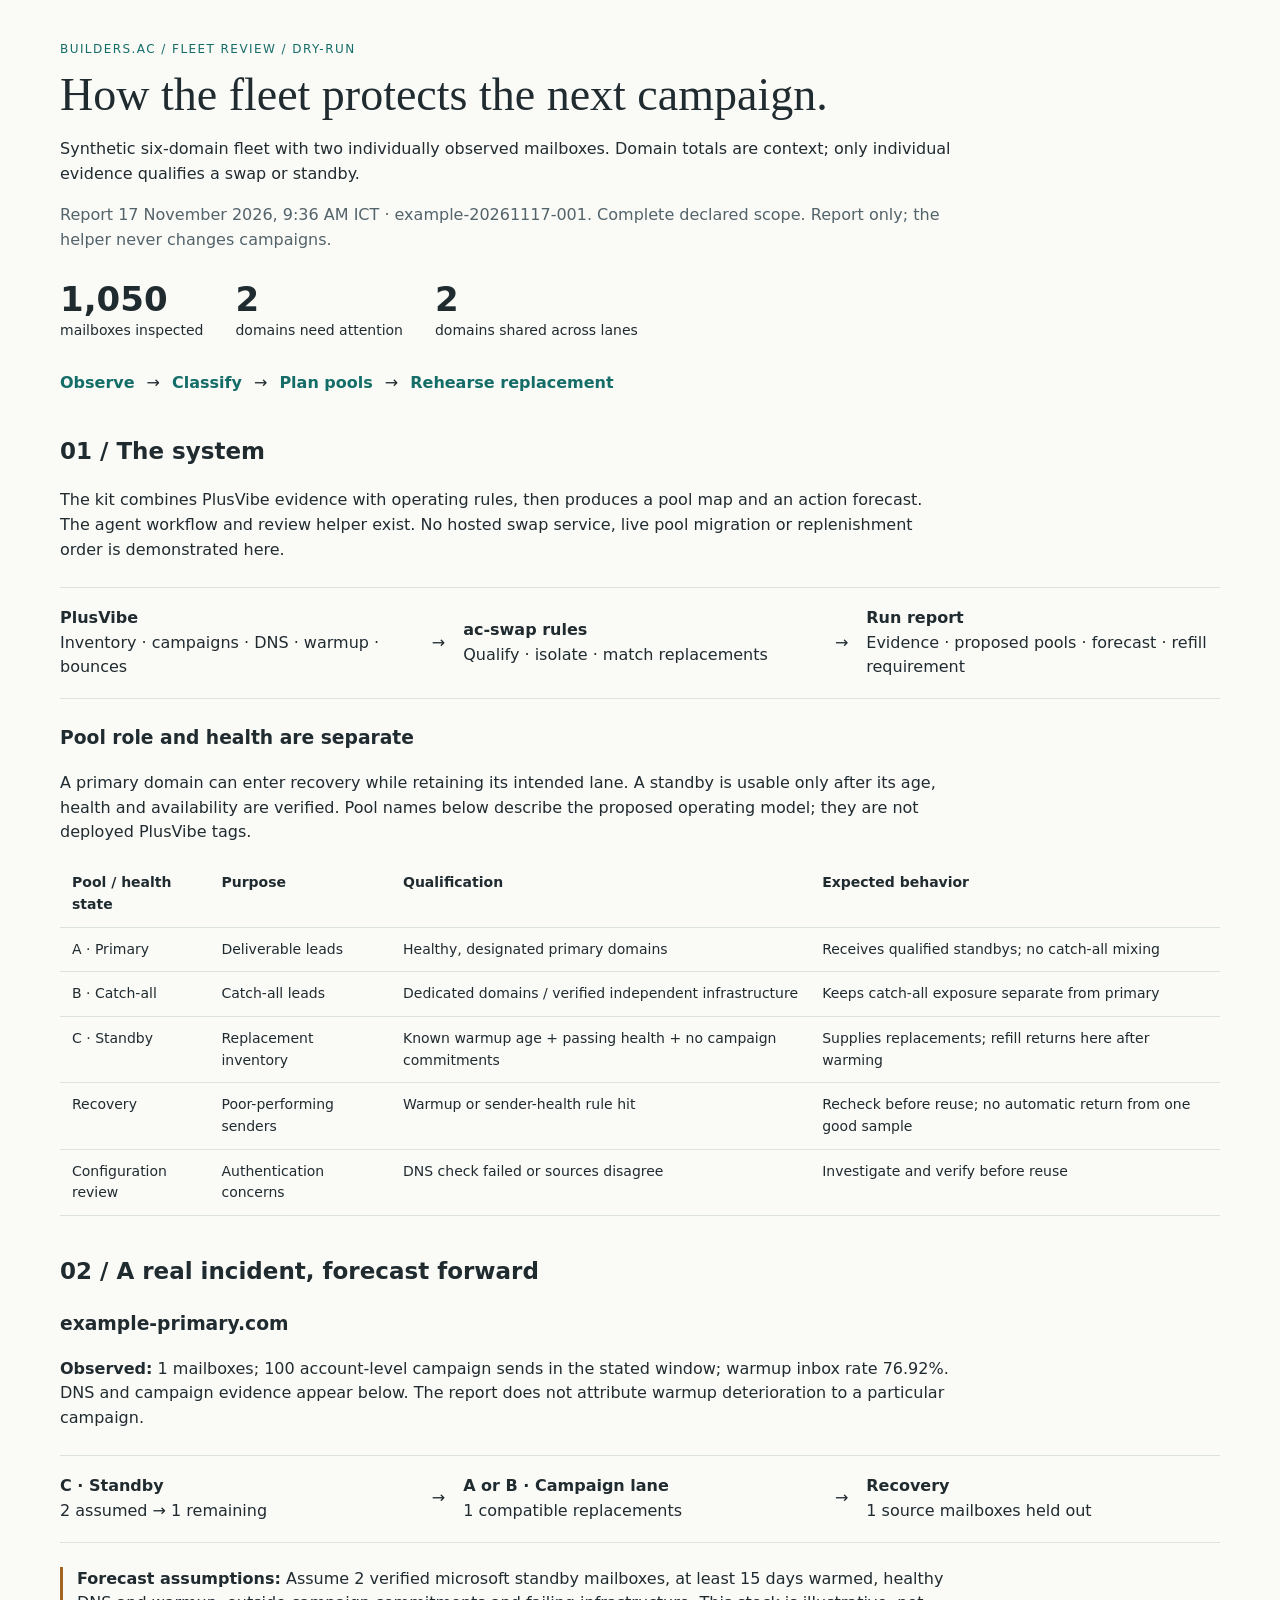
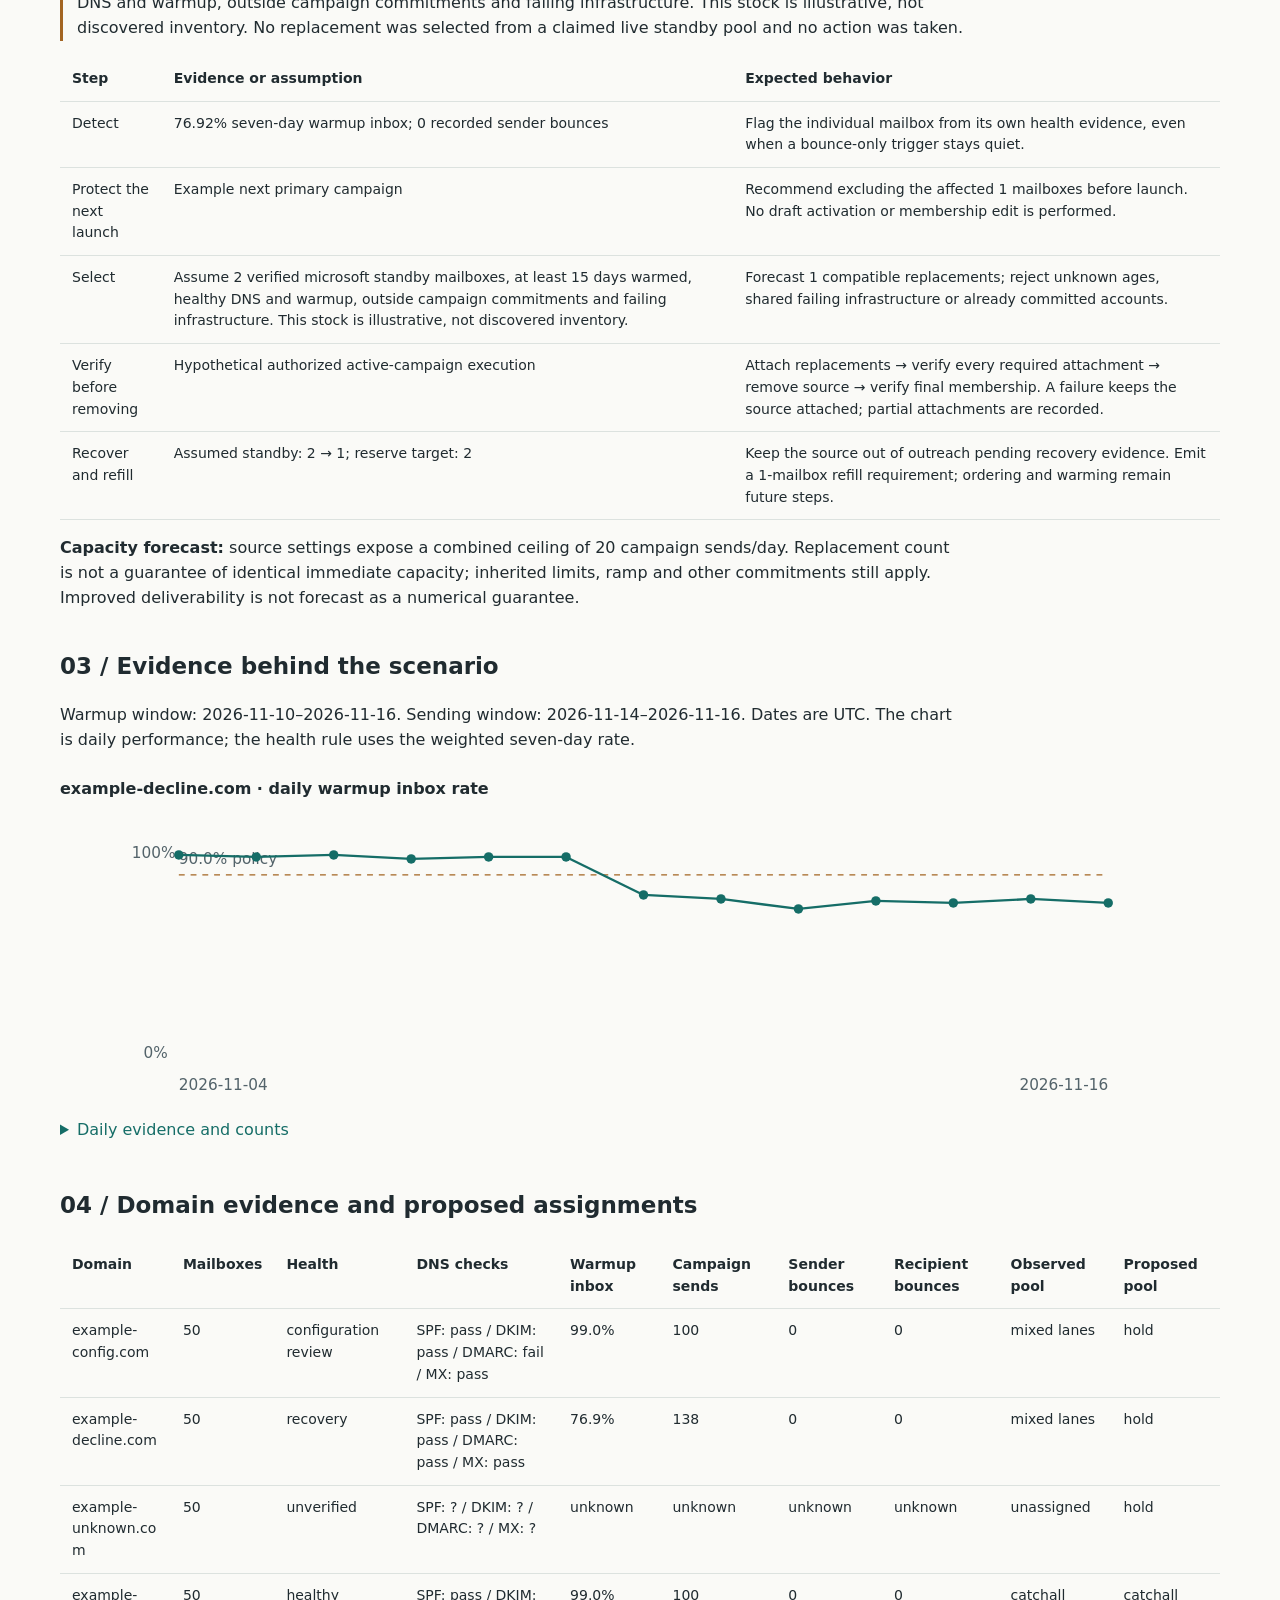
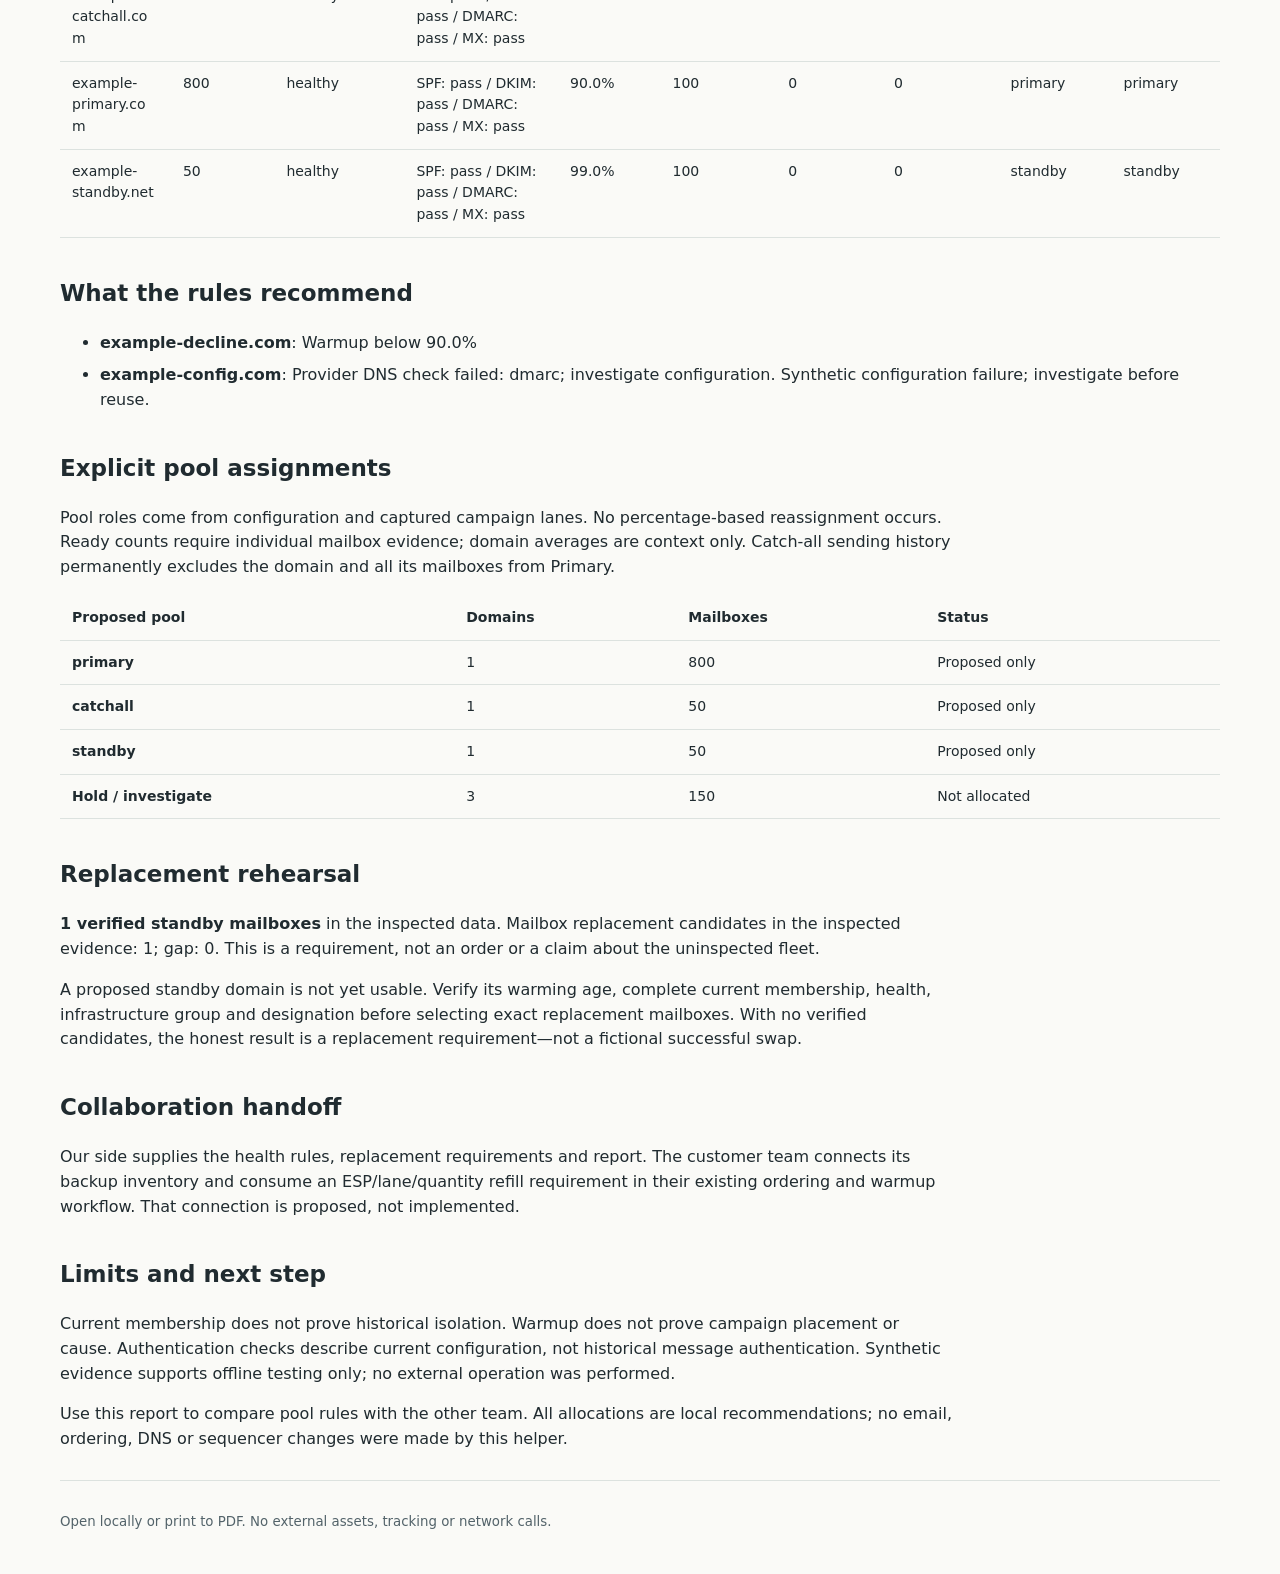
<file: examples/swap/report.html>
<!doctype html><html lang="en"><head><meta charset="utf-8"><meta name="viewport" content="width=device-width,initial-scale=1"><meta http-equiv="Content-Security-Policy" content="default-src 'none'; style-src 'unsafe-inline'; img-src data:; base-uri 'none'"><title>Fleet review · example-20261117-001</title><style>body{font:16px/1.55 system-ui,sans-serif;color:#202b30;background:#fafaf7;margin:0}main{max-width:1160px;margin:auto;padding:40px 24px}h1{font-size:clamp(28px,5vw,46px);line-height:1.15;margin:10px 0 16px}h2{margin-top:38px;font-size:23px}h1{font-family:Georgia,serif;font-weight:500}.system-flow{display:flex;align-items:center;gap:18px;flex-wrap:wrap;margin:24px 0;padding:18px 0;border-top:1px solid #dce2df;border-bottom:1px solid #dce2df}.system-flow div{flex:1;min-width:190px}.assumption{border-left:3px solid #a36522;padding-left:14px}p{max-width:88ch}small,.muted{color:#53636a}.label{font-size:12px;text-transform:uppercase;letter-spacing:.12em;color:#156d67}.metrics{display:flex;gap:32px;flex-wrap:wrap;margin:28px 0}.metrics strong{display:block;font-size:34px;line-height:1.1}.metrics span{font-size:14px}table{border-collapse:collapse;width:100%;font-size:14px;text-align:left}th,td{padding:11px 12px;border-bottom:1px solid #dce2df;vertical-align:top}th{font-weight:600}td:first-child{overflow-wrap:anywhere}.table-wrap{overflow-x:auto}figure{margin:24px 0}figcaption{font-weight:600}svg{width:100%;height:auto;max-height:300px}svg text{font:13px system-ui;fill:#53636a}.flow{display:flex;gap:12px;flex-wrap:wrap;align-items:center;margin:20px 0}.flow b{color:#156d67}li{margin-bottom:8px}summary{cursor:pointer;color:#156d67;padding:8px 0}a{color:#156d67}hr{border:0;border-top:1px solid #dce2df;margin:28px 0}@media(max-width:600px){main{padding:24px 14px}.metrics{gap:20px}th,td{padding:8px}svg text{font-size:15px}}@media print{body{background:white}main{padding:0}.table-wrap{overflow:visible}table{font-size:10px}th,td{padding:5px}details{display:block}}</style></head><body><main><div class="label">builders.ac / fleet review / dry-run</div><h1>How the fleet protects the next campaign.</h1><p>Synthetic six-domain fleet with two individually observed mailboxes. Domain totals are context; only individual evidence qualifies a swap or standby.</p><p class="muted">Report 17 November 2026, 9:36 AM ICT · example-20261117-001. Complete declared scope. Report only; the helper never changes campaigns.</p><div class="metrics"><div><strong>1,050</strong><span>mailboxes inspected</span></div><div><strong>2</strong><span>domains need attention</span></div><div><strong>2</strong><span>domains shared across lanes</span></div></div><div class="flow"><b>Observe</b><span>→</span><b>Classify</b><span>→</span><b>Plan pools</b><span>→</span><b>Rehearse replacement</b></div><section id="system"><h2>01 / The system</h2><p>The kit combines PlusVibe evidence with operating rules, then produces a pool map and an action forecast. The agent workflow and review helper exist. No hosted swap service, live pool migration or replenishment order is demonstrated here.</p><div class="system-flow" aria-label="System flow"><div><b>PlusVibe</b><br>Inventory · campaigns · DNS · warmup · bounces</div><span aria-hidden="true">→</span><div><b>ac-swap rules</b><br>Qualify · isolate · match replacements</div><span aria-hidden="true">→</span><div><b>Run report</b><br>Evidence · proposed pools · forecast · refill requirement</div></div><h3>Pool role and health are separate</h3><p>A primary domain can enter recovery while retaining its intended lane. A standby is usable only after its age, health and availability are verified. Pool names below describe the proposed operating model; they are not deployed PlusVibe tags.</p><div class="table-wrap"><table><thead><tr><th>Pool / health state</th><th>Purpose</th><th>Qualification</th><th>Expected behavior</th></tr></thead><tbody><tr><td>A · Primary</td><td>Deliverable leads</td><td>Healthy, designated primary domains</td><td>Receives qualified standbys; no catch-all mixing</td></tr><tr><td>B · Catch-all</td><td>Catch-all leads</td><td>Dedicated domains / verified independent infrastructure</td><td>Keeps catch-all exposure separate from primary</td></tr><tr><td>C · Standby</td><td>Replacement inventory</td><td>Known warmup age + passing health + no campaign commitments</td><td>Supplies replacements; refill returns here after warming</td></tr><tr><td>Recovery</td><td>Poor-performing senders</td><td>Warmup or sender-health rule hit</td><td>Recheck before reuse; no automatic return from one good sample</td></tr><tr><td>Configuration review</td><td>Authentication concerns</td><td>DNS check failed or sources disagree</td><td>Investigate and verify before reuse</td></tr></tbody></table></div></section><section id="scenario"><h2>02 / A real incident, forecast forward</h2><h3>example-primary.com</h3><p><strong>Observed:</strong> 1 mailboxes; 100 account-level campaign sends in the stated window; warmup inbox rate 76.92%. DNS and campaign evidence appear below. The report does not attribute warmup deterioration to a particular campaign.</p><div class="system-flow" aria-label="Forecast pool transitions"><div><b>C · Standby</b><br>2 assumed → 1 remaining</div><span aria-hidden="true">→</span><div><b>A or B · Campaign lane</b><br>1 compatible replacements</div><span aria-hidden="true">→</span><div><b>Recovery</b><br>1 source mailboxes held out</div></div><p class="assumption"><strong>Forecast assumptions:</strong> Assume 2 verified microsoft standby mailboxes, at least 15 days warmed, healthy DNS and warmup, outside campaign commitments and failing infrastructure. This stock is illustrative, not discovered inventory. No replacement was selected from a claimed live standby pool and no action was taken.</p><div class="table-wrap"><table><thead><tr><th>Step</th><th>Evidence or assumption</th><th>Expected behavior</th></tr></thead><tbody><tr><td>Detect</td><td>76.92% seven-day warmup inbox; 0 recorded sender bounces</td><td>Flag the individual mailbox from its own health evidence, even when a bounce-only trigger stays quiet.</td></tr><tr><td>Protect the next launch</td><td>Example next primary campaign</td><td>Recommend excluding the affected 1 mailboxes before launch. No draft activation or membership edit is performed.</td></tr><tr><td>Select</td><td>Assume 2 verified microsoft standby mailboxes, at least 15 days warmed, healthy DNS and warmup, outside campaign commitments and failing infrastructure. This stock is illustrative, not discovered inventory.</td><td>Forecast 1 compatible replacements; reject unknown ages, shared failing infrastructure or already committed accounts.</td></tr><tr><td>Verify before removing</td><td>Hypothetical authorized active-campaign execution</td><td>Attach replacements → verify every required attachment → remove source → verify final membership. A failure keeps the source attached; partial attachments are recorded.</td></tr><tr><td>Recover and refill</td><td>Assumed standby: 2 → 1; reserve target: 2</td><td>Keep the source out of outreach pending recovery evidence. Emit a 1-mailbox refill requirement; ordering and warming remain future steps.</td></tr></tbody></table></div><p><strong>Capacity forecast:</strong> source settings expose a combined ceiling of 20 campaign sends/day. Replacement count is not a guarantee of identical immediate capacity; inherited limits, ramp and other commitments still apply. Improved deliverability is not forecast as a numerical guarantee.</p></section><h2>03 / Evidence behind the scenario</h2><p>Warmup window: 2026-11-10–2026-11-16. Sending window: 2026-11-14–2026-11-16. Dates are UTC. The chart is daily performance; the health rule uses the weighted seven-day rate.</p><figure><figcaption>example-decline.com · daily warmup inbox rate</figcaption><svg viewBox="0 0 880 255" role="img" aria-label="example-decline.com daily warmup inbox rate; dashed line is the policy threshold"><line x1="48" y1="62" x2="838" y2="62" stroke="#a36522" stroke-dasharray="5 5"/><text x="48" y="53">90.0% policy</text><text x="8" y="48">100%</text><text x="18" y="218">0%</text><line x1="48" y1="45" x2="113.83333333333333" y2="46.69999999999999" stroke="#156d67" stroke-width="2"/><line x1="113.83333333333333" y1="46.69999999999999" x2="179.66666666666666" y2="45" stroke="#156d67" stroke-width="2"/><line x1="179.66666666666666" y1="45" x2="245.5" y2="48.400000000000006" stroke="#156d67" stroke-width="2"/><line x1="245.5" y1="48.400000000000006" x2="311.3333333333333" y2="46.69999999999999" stroke="#156d67" stroke-width="2"/><line x1="311.3333333333333" y1="46.69999999999999" x2="377.1666666666667" y2="46.69999999999999" stroke="#156d67" stroke-width="2"/><line x1="377.1666666666667" y1="46.69999999999999" x2="443" y2="79" stroke="#156d67" stroke-width="2"/><line x1="443" y1="79" x2="508.83333333333337" y2="82.4" stroke="#156d67" stroke-width="2"/><line x1="508.83333333333337" y1="82.4" x2="574.6666666666666" y2="90.9" stroke="#156d67" stroke-width="2"/><line x1="574.6666666666666" y1="90.9" x2="640.5" y2="84.1" stroke="#156d67" stroke-width="2"/><line x1="640.5" y1="84.1" x2="706.3333333333334" y2="85.80000000000001" stroke="#156d67" stroke-width="2"/><line x1="706.3333333333334" y1="85.80000000000001" x2="772.1666666666666" y2="82.4" stroke="#156d67" stroke-width="2"/><line x1="772.1666666666666" y1="82.4" x2="838" y2="85.80000000000001" stroke="#156d67" stroke-width="2"/><circle cx="48" cy="45" r="4" fill="#156d67"><title>2026-11-04: 100.0%; 500 inbox, 0 spam</title></circle><circle cx="113.83333333333333" cy="46.69999999999999" r="4" fill="#156d67"><title>2026-11-05: 99.0%; 495 inbox, 5 spam</title></circle><circle cx="179.66666666666666" cy="45" r="4" fill="#156d67"><title>2026-11-06: 100.0%; 500 inbox, 0 spam</title></circle><circle cx="245.5" cy="48.400000000000006" r="4" fill="#156d67"><title>2026-11-07: 98.0%; 490 inbox, 10 spam</title></circle><circle cx="311.3333333333333" cy="46.69999999999999" r="4" fill="#156d67"><title>2026-11-08: 99.0%; 495 inbox, 5 spam</title></circle><circle cx="377.1666666666667" cy="46.69999999999999" r="4" fill="#156d67"><title>2026-11-09: 99.0%; 495 inbox, 5 spam</title></circle><circle cx="443" cy="79" r="4" fill="#156d67"><title>2026-11-10: 80.0%; 400 inbox, 100 spam</title></circle><circle cx="508.83333333333337" cy="82.4" r="4" fill="#156d67"><title>2026-11-11: 78.0%; 390 inbox, 110 spam</title></circle><circle cx="574.6666666666666" cy="90.9" r="4" fill="#156d67"><title>2026-11-12: 73.0%; 365 inbox, 135 spam</title></circle><circle cx="640.5" cy="84.1" r="4" fill="#156d67"><title>2026-11-13: 77.0%; 385 inbox, 115 spam</title></circle><circle cx="706.3333333333334" cy="85.80000000000001" r="4" fill="#156d67"><title>2026-11-14: 76.0%; 380 inbox, 120 spam</title></circle><circle cx="772.1666666666666" cy="82.4" r="4" fill="#156d67"><title>2026-11-15: 78.0%; 390 inbox, 110 spam</title></circle><circle cx="838" cy="85.80000000000001" r="4" fill="#156d67"><title>2026-11-16: 76.0%; 380 inbox, 120 spam</title></circle><text x="48" y="245">2026-11-04</text><text x="838" y="245" text-anchor="end">2026-11-16</text></svg><details><summary>Daily evidence and counts</summary><table><thead><tr><th>Date UTC</th><th>Inbox</th><th>Spam</th><th>Unclassified</th><th>Inbox rate</th></tr></thead><tbody><tr><td>2026-11-04</td><td>500</td><td>0</td><td>0</td><td>100.0%</td></tr><tr><td>2026-11-05</td><td>495</td><td>5</td><td>0</td><td>99.0%</td></tr><tr><td>2026-11-06</td><td>500</td><td>0</td><td>0</td><td>100.0%</td></tr><tr><td>2026-11-07</td><td>490</td><td>10</td><td>0</td><td>98.0%</td></tr><tr><td>2026-11-08</td><td>495</td><td>5</td><td>0</td><td>99.0%</td></tr><tr><td>2026-11-09</td><td>495</td><td>5</td><td>0</td><td>99.0%</td></tr><tr><td>2026-11-10</td><td>400</td><td>100</td><td>0</td><td>80.0%</td></tr><tr><td>2026-11-11</td><td>390</td><td>110</td><td>0</td><td>78.0%</td></tr><tr><td>2026-11-12</td><td>365</td><td>135</td><td>0</td><td>73.0%</td></tr><tr><td>2026-11-13</td><td>385</td><td>115</td><td>0</td><td>77.0%</td></tr><tr><td>2026-11-14</td><td>380</td><td>120</td><td>0</td><td>76.0%</td></tr><tr><td>2026-11-15</td><td>390</td><td>110</td><td>0</td><td>78.0%</td></tr><tr><td>2026-11-16</td><td>380</td><td>120</td><td>0</td><td>76.0%</td></tr></tbody></table></details></figure><h2>04 / Domain evidence and proposed assignments</h2><div class="table-wrap"><table><thead><tr><th>Domain</th><th>Mailboxes</th><th>Health</th><th>DNS checks</th><th>Warmup inbox</th><th>Campaign sends</th><th>Sender bounces</th><th>Recipient bounces</th><th>Observed pool</th><th>Proposed pool</th></tr></thead><tbody><tr><td>example-config.com</td><td>50</td><td>configuration review</td><td>SPF: pass / DKIM: pass / DMARC: fail / MX: pass</td><td>99.0%</td><td>100</td><td>0</td><td>0</td><td>mixed lanes</td><td>hold</td></tr><tr><td>example-decline.com</td><td>50</td><td>recovery</td><td>SPF: pass / DKIM: pass / DMARC: pass / MX: pass</td><td>76.9%</td><td>138</td><td>0</td><td>0</td><td>mixed lanes</td><td>hold</td></tr><tr><td>example-unknown.com</td><td>50</td><td>unverified</td><td>SPF: ? / DKIM: ? / DMARC: ? / MX: ?</td><td>unknown</td><td>unknown</td><td>unknown</td><td>unknown</td><td>unassigned</td><td>hold</td></tr><tr><td>example-catchall.com</td><td>50</td><td>healthy</td><td>SPF: pass / DKIM: pass / DMARC: pass / MX: pass</td><td>99.0%</td><td>100</td><td>0</td><td>0</td><td>catchall</td><td>catchall</td></tr><tr><td>example-primary.com</td><td>800</td><td>healthy</td><td>SPF: pass / DKIM: pass / DMARC: pass / MX: pass</td><td>90.0%</td><td>100</td><td>0</td><td>0</td><td>primary</td><td>primary</td></tr><tr><td>example-standby.net</td><td>50</td><td>healthy</td><td>SPF: pass / DKIM: pass / DMARC: pass / MX: pass</td><td>99.0%</td><td>100</td><td>0</td><td>0</td><td>standby</td><td>standby</td></tr></tbody></table></div><h2>What the rules recommend</h2><ul><li><strong>example-decline.com</strong>: Warmup below 90.0%</li><li><strong>example-config.com</strong>: Provider DNS check failed: dmarc; investigate configuration. Synthetic configuration failure; investigate before reuse.</li></ul><h2>Explicit pool assignments</h2><p>Pool roles come from configuration and captured campaign lanes. No percentage-based reassignment occurs. Ready counts require individual mailbox evidence; domain averages are context only. Catch-all sending history permanently excludes the domain and all its mailboxes from Primary.</p><table><thead><tr><th>Proposed pool</th><th>Domains</th><th>Mailboxes</th><th>Status</th></tr></thead><tbody><tr><th>primary</th><td>1</td><td>800</td><td>Proposed only</td></tr><tr><th>catchall</th><td>1</td><td>50</td><td>Proposed only</td></tr><tr><th>standby</th><td>1</td><td>50</td><td>Proposed only</td></tr><tr><th>Hold / investigate</th><td>3</td><td>150</td><td>Not allocated</td></tr></tbody></table><h2>Replacement rehearsal</h2><p><strong>1 verified standby mailboxes</strong> in the inspected data. Mailbox replacement candidates in the inspected evidence: 1; gap: 0. This is a requirement, not an order or a claim about the uninspected fleet.</p><p>A proposed standby domain is not yet usable. Verify its warming age, complete current membership, health, infrastructure group and designation before selecting exact replacement mailboxes. With no verified candidates, the honest result is a replacement requirement—not a fictional successful swap.</p><h2>Collaboration handoff</h2><p>Our side supplies the health rules, replacement requirements and report. The customer team connects its backup inventory and consume an ESP/lane/quantity refill requirement in their existing ordering and warmup workflow. That connection is proposed, not implemented.</p><h2>Limits and next step</h2><p>Current membership does not prove historical isolation. Warmup does not prove campaign placement or cause. Authentication checks describe current configuration, not historical message authentication. Synthetic evidence supports offline testing only; no external operation was performed.</p><p>Use this report to compare pool rules with the other team. All allocations are local recommendations; no email, ordering, DNS or sequencer changes were made by this helper.</p><hr><small>Open locally or print to PDF. No external assets, tracking or network calls.</small></main></body></html>
</file>
